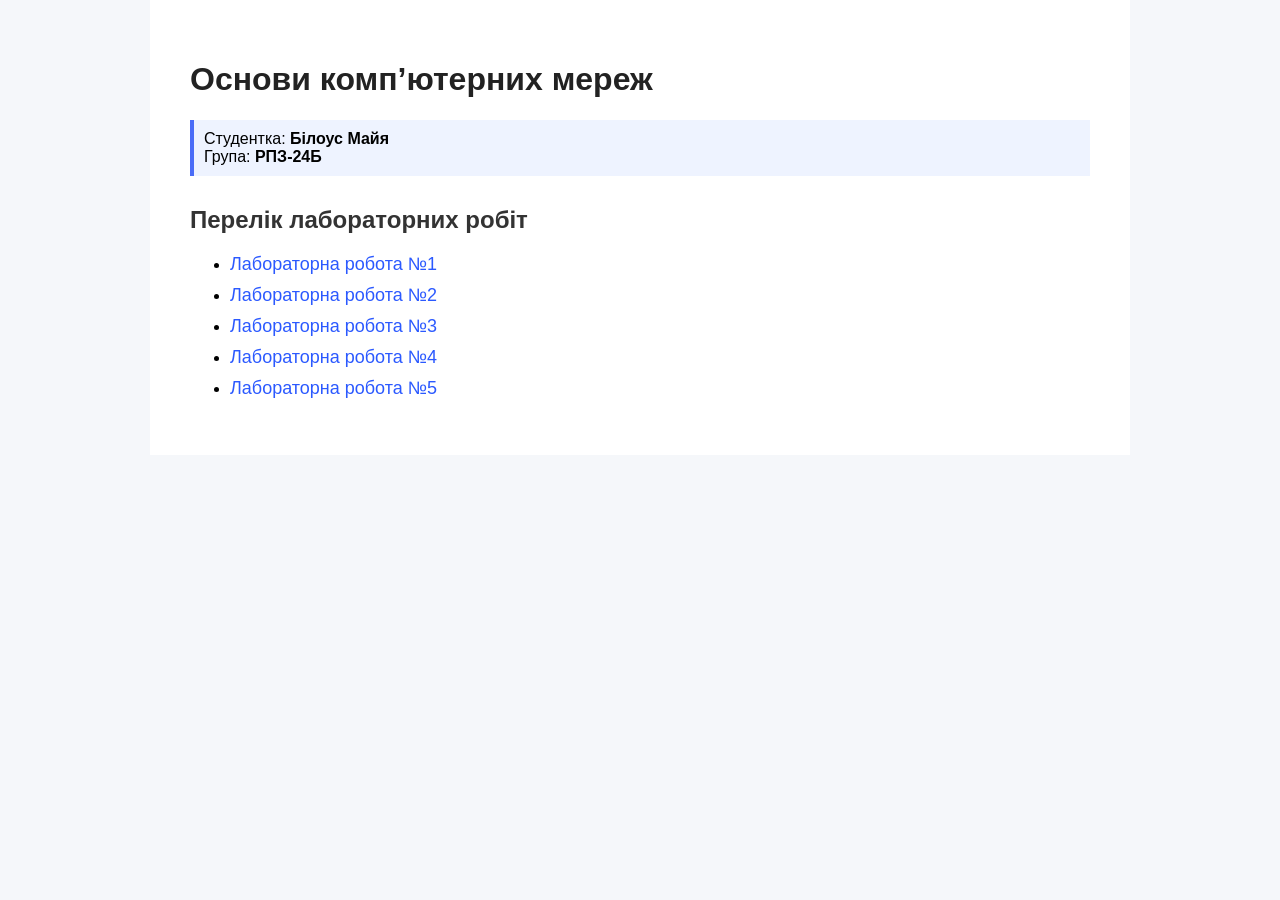
<file: index.html>
<!DOCTYPE html>
<html lang="uk">
<head>
<meta charset="UTF-8">
<title>Лабораторні роботи</title>
<link rel="stylesheet" href="styles.css">
</head>

<body>

<div class="container">

<h1>Основи комп’ютерних мереж</h1>

<p class="student">
Студентка: <b>Білоус Майя</b><br>
Група: <b>РПЗ-24Б</b>
</p>

<h2>Перелік лабораторних робіт</h2>

<ul class="labs-list">
<li><a href="lab1.html">Лабораторна робота №1</a></li>
<li><a href="lab2.html">Лабораторна робота №2</a></li>
<li><a href="lab3.html">Лабораторна робота №3</a></li>
<li><a href="lab4.html">Лабораторна робота №4</a></li>
<li><a href="lab5.html">Лабораторна робота №5</a></li>
</ul>

</div>

</body>
</html>
</file>
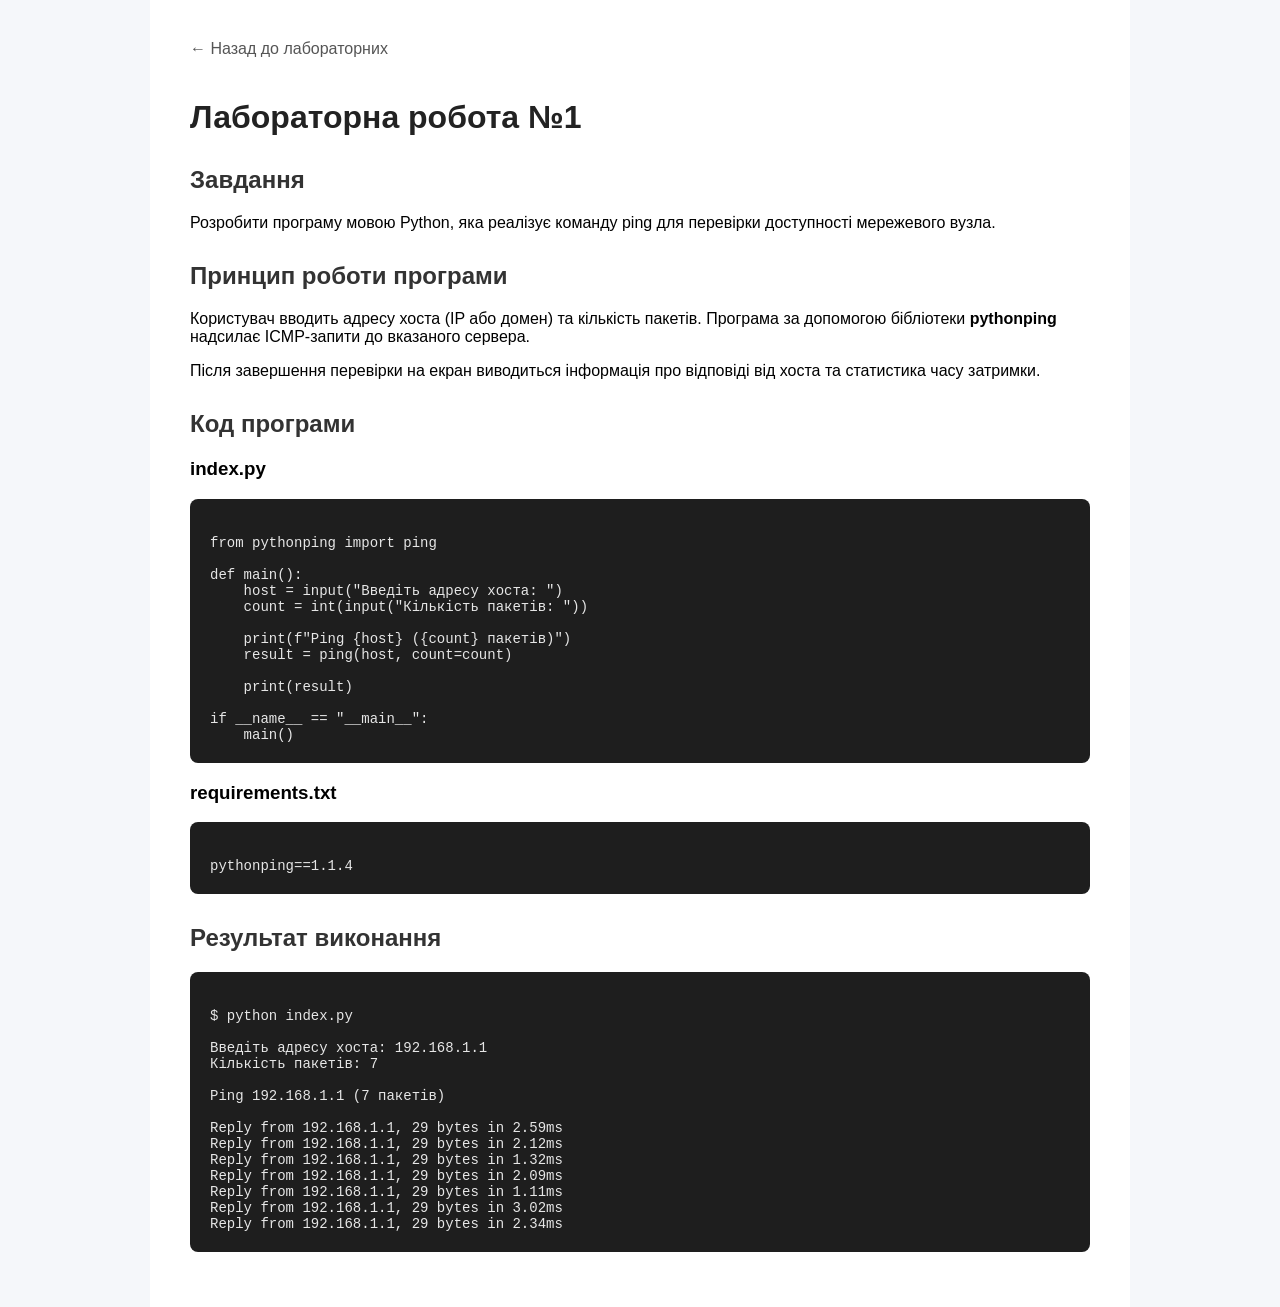
<file: lab1.html>
<!DOCTYPE html>
<html lang="uk">
<head>
<meta charset="UTF-8">
<title>Лабораторна №1</title>
<link rel="stylesheet" href="styles.css">
</head>

<body>

<div class="container">

<a class="back" href="index.html">← Назад до лабораторних</a>

<h1>Лабораторна робота №1</h1>

<h2>Завдання</h2>
<p>
Розробити програму мовою Python, яка реалізує команду ping
для перевірки доступності мережевого вузла.
</p>

<h2>Принцип роботи програми</h2>
<p>
Користувач вводить адресу хоста (IP або домен) та кількість пакетів.
Програма за допомогою бібліотеки <b>pythonping</b> надсилає
ICMP-запити до вказаного сервера.
</p>

<p>
Після завершення перевірки на екран виводиться інформація
про відповіді від хоста та статистика часу затримки.
</p>

<h2>Код програми</h2>

<h3>index.py</h3>

<pre><code>
from pythonping import ping

def main():
    host = input("Введіть адресу хоста: ")
    count = int(input("Кількість пакетів: "))

    print(f"Ping {host} ({count} пакетів)")
    result = ping(host, count=count)

    print(result)

if __name__ == "__main__":
    main()
</code></pre>

<h3>requirements.txt</h3>

<pre><code>
pythonping==1.1.4
</code></pre>

<h2>Результат виконання</h2>

<pre><code>
$ python index.py

Введіть адресу хоста: 192.168.1.1
Кількість пакетів: 7

Ping 192.168.1.1 (7 пакетів)

Reply from 192.168.1.1, 29 bytes in 2.59ms
Reply from 192.168.1.1, 29 bytes in 2.12ms
Reply from 192.168.1.1, 29 bytes in 1.32ms
Reply from 192.168.1.1, 29 bytes in 2.09ms
Reply from 192.168.1.1, 29 bytes in 1.11ms
Reply from 192.168.1.1, 29 bytes in 3.02ms
Reply from 192.168.1.1, 29 bytes in 2.34ms
</code></pre>

</div>

</body>
</html>
</file>
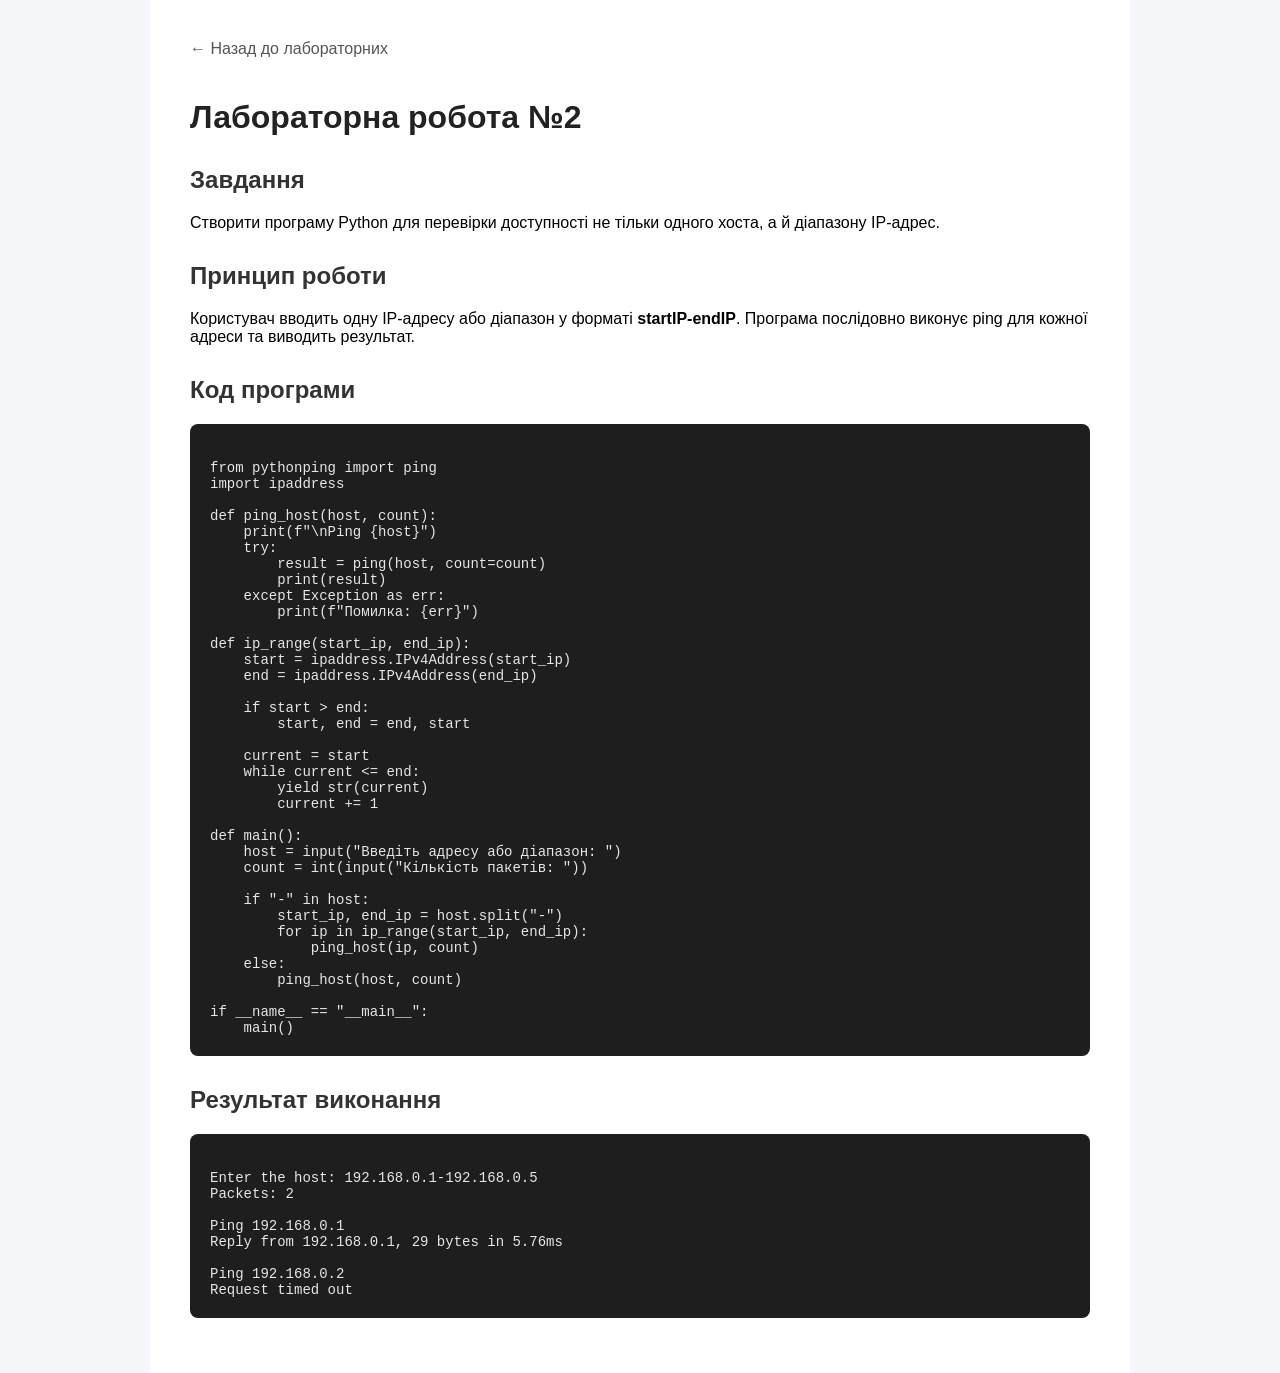
<file: lab2.html>
<!DOCTYPE html>
<html lang="uk">
<head>
<meta charset="UTF-8">
<title>Лабораторна №2</title>
<link rel="stylesheet" href="styles.css">
</head>

<body>

<div class="container">

<a class="back" href="index.html">← Назад до лабораторних</a>

<h1>Лабораторна робота №2</h1>

<h2>Завдання</h2>
<p>
Створити програму Python для перевірки доступності
не тільки одного хоста, а й діапазону IP-адрес.
</p>

<h2>Принцип роботи</h2>
<p>
Користувач вводить одну IP-адресу або діапазон у форматі
<b>startIP-endIP</b>. Програма послідовно виконує ping
для кожної адреси та виводить результат.
</p>

<h2>Код програми</h2>

<pre><code>
from pythonping import ping
import ipaddress

def ping_host(host, count):
    print(f"\nPing {host}")
    try:
        result = ping(host, count=count)
        print(result)
    except Exception as err:
        print(f"Помилка: {err}")

def ip_range(start_ip, end_ip):
    start = ipaddress.IPv4Address(start_ip)
    end = ipaddress.IPv4Address(end_ip)

    if start > end:
        start, end = end, start

    current = start
    while current <= end:
        yield str(current)
        current += 1

def main():
    host = input("Введіть адресу або діапазон: ")
    count = int(input("Кількість пакетів: "))

    if "-" in host:
        start_ip, end_ip = host.split("-")
        for ip in ip_range(start_ip, end_ip):
            ping_host(ip, count)
    else:
        ping_host(host, count)

if __name__ == "__main__":
    main()
</code></pre>

<h2>Результат виконання</h2>

<pre><code>
Enter the host: 192.168.0.1-192.168.0.5
Packets: 2

Ping 192.168.0.1
Reply from 192.168.0.1, 29 bytes in 5.76ms

Ping 192.168.0.2
Request timed out
</code></pre>

</div>

</body>
</html>
</file>
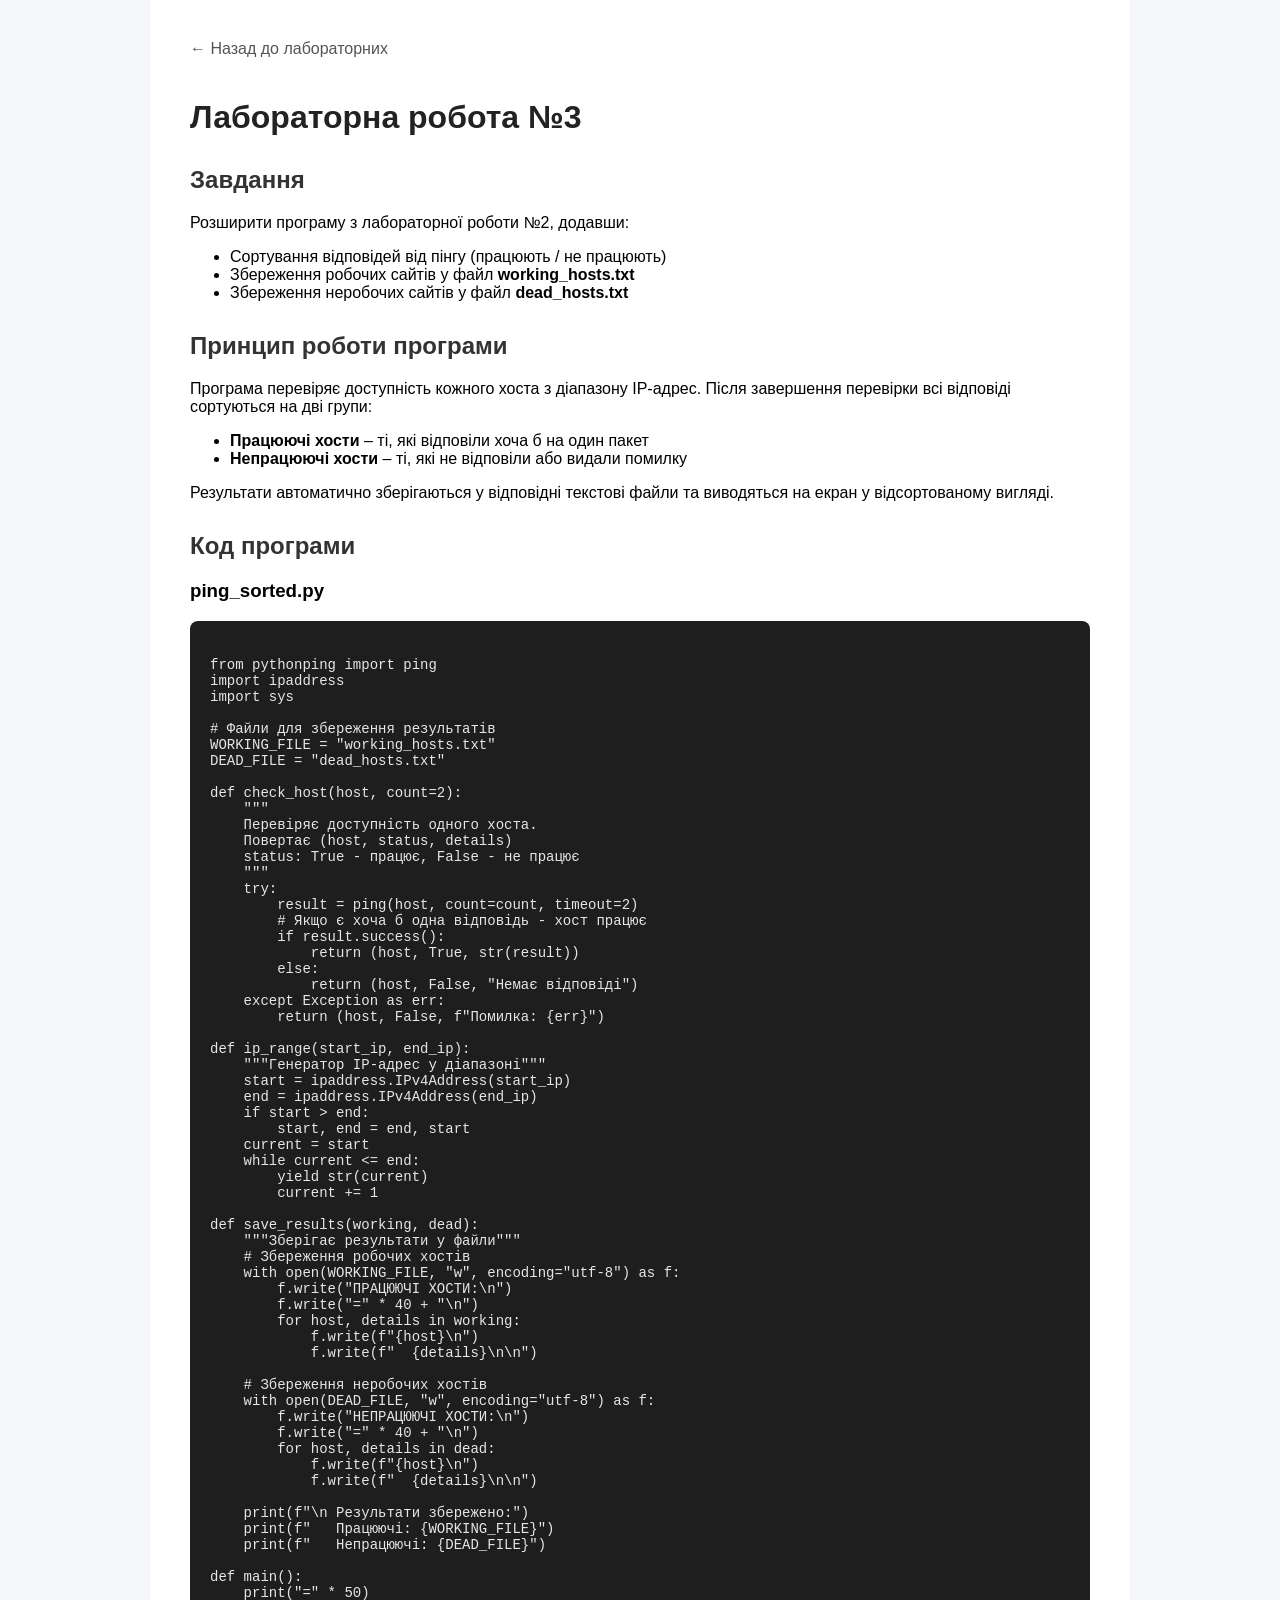
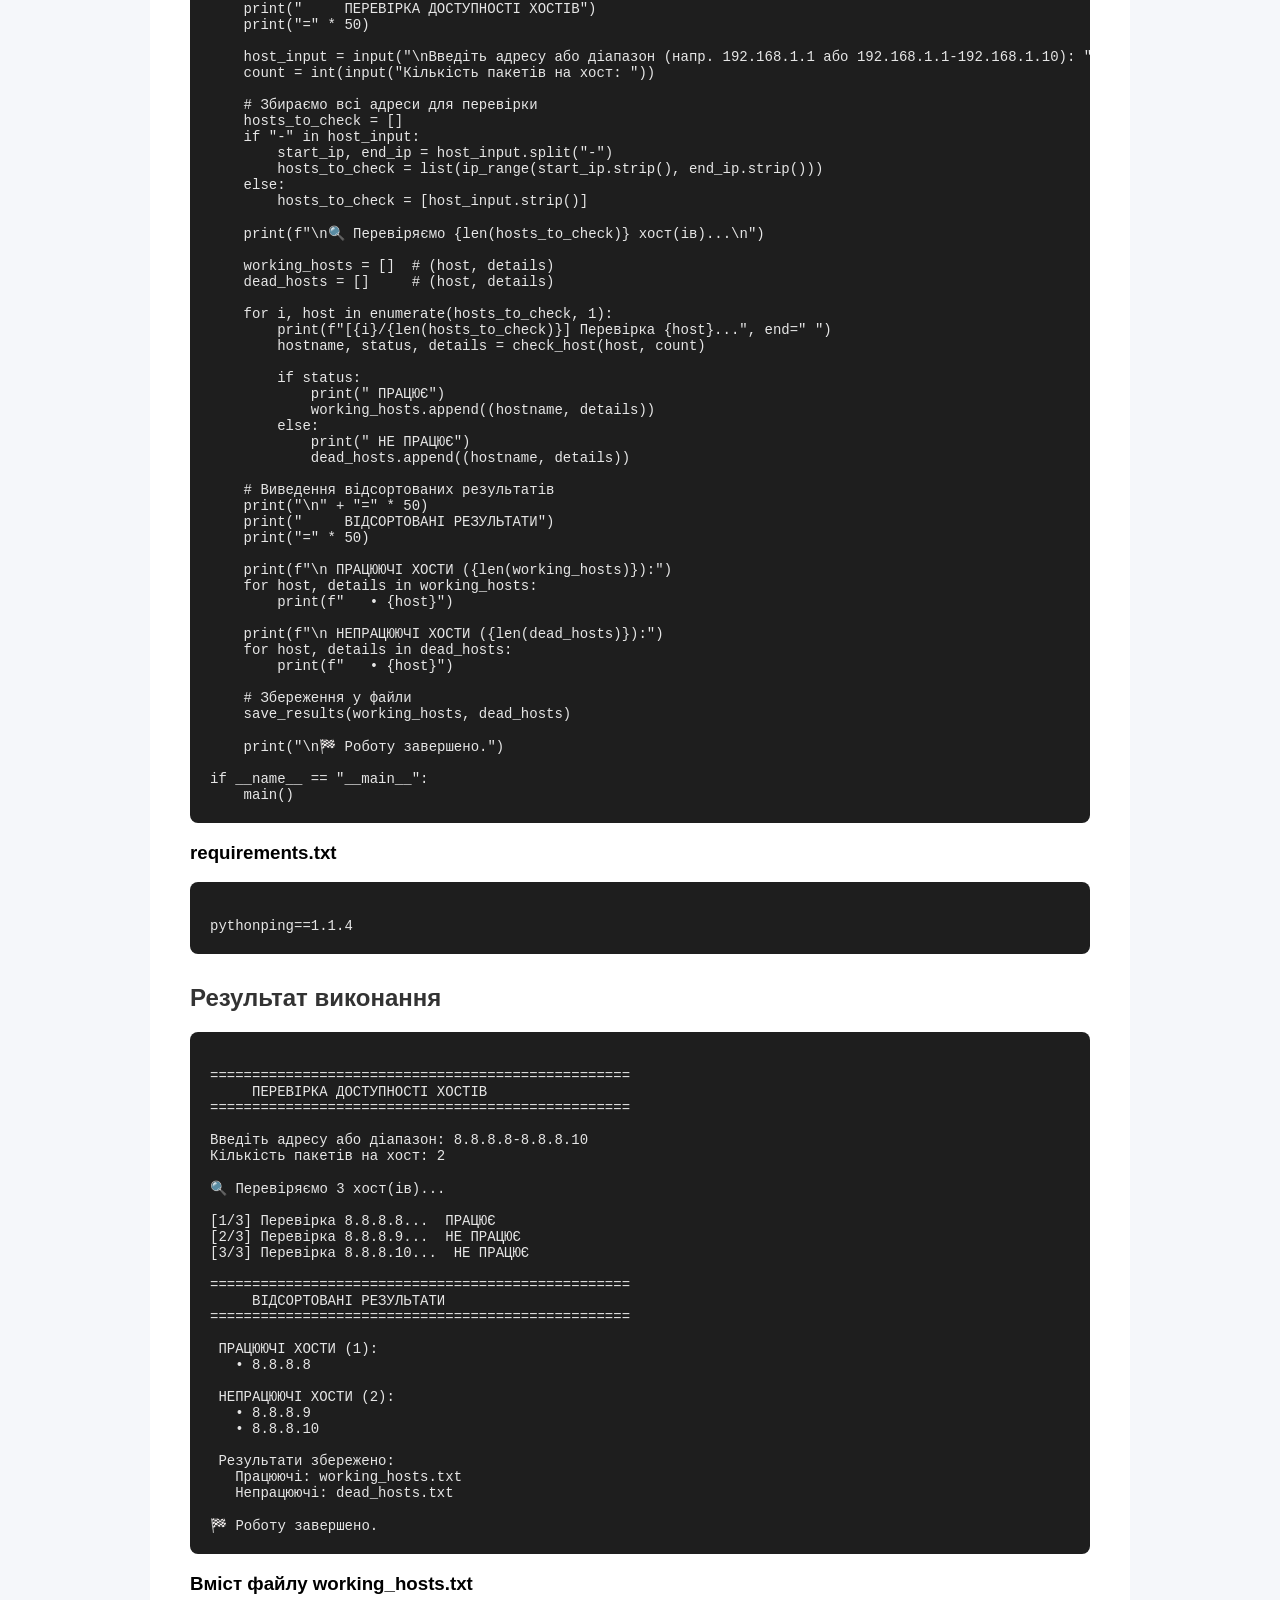
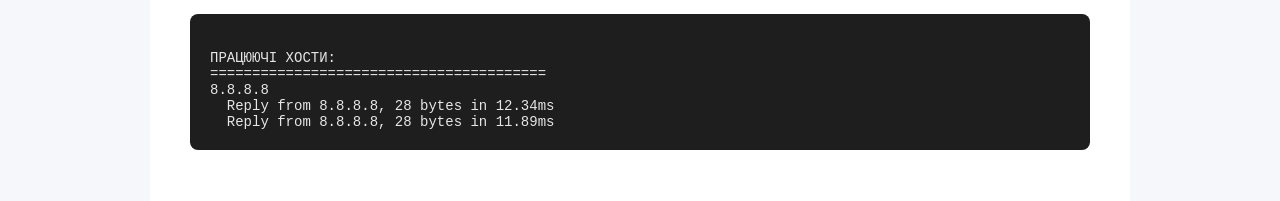
<file: lab3.html>
<!DOCTYPE html>
<html lang="uk">
<head>
<meta charset="UTF-8">
<title>Лабораторна №3</title>
<link rel="stylesheet" href="styles.css">
</head>

<body>

<div class="container">

<a class="back" href="index.html">← Назад до лабораторних</a>

<h1>Лабораторна робота №3</h1>

<h2>Завдання</h2>
<p>
Розширити програму з лабораторної роботи №2, додавши:
</p>
<ul>
<li>Сортування відповідей від пінгу (працюють / не працюють)</li>
<li>Збереження робочих сайтів у файл <b>working_hosts.txt</b></li>
<li>Збереження неробочих сайтів у файл <b>dead_hosts.txt</b></li>
</ul>

<h2>Принцип роботи програми</h2>
<p>
Програма перевіряє доступність кожного хоста з діапазону IP-адрес.
Після завершення перевірки всі відповіді сортуються на дві групи:
</p>
<ul>
<li><b>Працюючі хости</b> – ті, які відповіли хоча б на один пакет</li>
<li><b>Непрацюючі хости</b> – ті, які не відповіли або видали помилку</li>
</ul>
<p>
Результати автоматично зберігаються у відповідні текстові файли
та виводяться на екран у відсортованому вигляді.
</p>

<h2>Код програми</h2>

<h3>ping_sorted.py</h3>

<pre><code>
from pythonping import ping
import ipaddress
import sys

# Файли для збереження результатів
WORKING_FILE = "working_hosts.txt"
DEAD_FILE = "dead_hosts.txt"

def check_host(host, count=2):
    """
    Перевіряє доступність одного хоста.
    Повертає (host, status, details)
    status: True - працює, False - не працює
    """
    try:
        result = ping(host, count=count, timeout=2)
        # Якщо є хоча б одна відповідь - хост працює
        if result.success():
            return (host, True, str(result))
        else:
            return (host, False, "Немає відповіді")
    except Exception as err:
        return (host, False, f"Помилка: {err}")

def ip_range(start_ip, end_ip):
    """Генератор IP-адрес у діапазоні"""
    start = ipaddress.IPv4Address(start_ip)
    end = ipaddress.IPv4Address(end_ip)
    if start > end:
        start, end = end, start
    current = start
    while current <= end:
        yield str(current)
        current += 1

def save_results(working, dead):
    """Зберігає результати у файли"""
    # Збереження робочих хостів
    with open(WORKING_FILE, "w", encoding="utf-8") as f:
        f.write("ПРАЦЮЮЧІ ХОСТИ:\n")
        f.write("=" * 40 + "\n")
        for host, details in working:
            f.write(f"{host}\n")
            f.write(f"  {details}\n\n")
    
    # Збереження неробочих хостів
    with open(DEAD_FILE, "w", encoding="utf-8") as f:
        f.write("НЕПРАЦЮЮЧІ ХОСТИ:\n")
        f.write("=" * 40 + "\n")
        for host, details in dead:
            f.write(f"{host}\n")
            f.write(f"  {details}\n\n")
    
    print(f"\n Результати збережено:")
    print(f"   Працюючі: {WORKING_FILE}")
    print(f"   Непрацюючі: {DEAD_FILE}")

def main():
    print("=" * 50)
    print("     ПЕРЕВІРКА ДОСТУПНОСТІ ХОСТІВ")
    print("=" * 50)
    
    host_input = input("\nВведіть адресу або діапазон (напр. 192.168.1.1 або 192.168.1.1-192.168.1.10): ")
    count = int(input("Кількість пакетів на хост: "))
    
    # Збираємо всі адреси для перевірки
    hosts_to_check = []
    if "-" in host_input:
        start_ip, end_ip = host_input.split("-")
        hosts_to_check = list(ip_range(start_ip.strip(), end_ip.strip()))
    else:
        hosts_to_check = [host_input.strip()]
    
    print(f"\n🔍 Перевіряємо {len(hosts_to_check)} хост(ів)...\n")
    
    working_hosts = []  # (host, details)
    dead_hosts = []     # (host, details)
    
    for i, host in enumerate(hosts_to_check, 1):
        print(f"[{i}/{len(hosts_to_check)}] Перевірка {host}...", end=" ")
        hostname, status, details = check_host(host, count)
        
        if status:
            print(" ПРАЦЮЄ")
            working_hosts.append((hostname, details))
        else:
            print(" НЕ ПРАЦЮЄ")
            dead_hosts.append((hostname, details))
    
    # Виведення відсортованих результатів
    print("\n" + "=" * 50)
    print("     ВІДСОРТОВАНІ РЕЗУЛЬТАТИ")
    print("=" * 50)
    
    print(f"\n ПРАЦЮЮЧІ ХОСТИ ({len(working_hosts)}):")
    for host, details in working_hosts:
        print(f"   • {host}")
    
    print(f"\n НЕПРАЦЮЮЧІ ХОСТИ ({len(dead_hosts)}):")
    for host, details in dead_hosts:
        print(f"   • {host}")
    
    # Збереження у файли
    save_results(working_hosts, dead_hosts)
    
    print("\n🏁 Роботу завершено.")

if __name__ == "__main__":
    main()
</code></pre>

<h3>requirements.txt</h3>

<pre><code>
pythonping==1.1.4
</code></pre>

<h2>Результат виконання</h2>

<pre><code>
==================================================
     ПЕРЕВІРКА ДОСТУПНОСТІ ХОСТІВ
==================================================

Введіть адресу або діапазон: 8.8.8.8-8.8.8.10
Кількість пакетів на хост: 2

🔍 Перевіряємо 3 хост(ів)...

[1/3] Перевірка 8.8.8.8...  ПРАЦЮЄ
[2/3] Перевірка 8.8.8.9...  НЕ ПРАЦЮЄ
[3/3] Перевірка 8.8.8.10...  НЕ ПРАЦЮЄ

==================================================
     ВІДСОРТОВАНІ РЕЗУЛЬТАТИ
==================================================

 ПРАЦЮЮЧІ ХОСТИ (1):
   • 8.8.8.8

 НЕПРАЦЮЮЧІ ХОСТИ (2):
   • 8.8.8.9
   • 8.8.8.10

 Результати збережено:
   Працюючі: working_hosts.txt
   Непрацюючі: dead_hosts.txt

🏁 Роботу завершено.
</code></pre>

<h3>Вміст файлу working_hosts.txt</h3>

<pre><code>
ПРАЦЮЮЧІ ХОСТИ:
========================================
8.8.8.8
  Reply from 8.8.8.8, 28 bytes in 12.34ms
  Reply from 8.8.8.8, 28 bytes in 11.89ms
</code></pre>

</div>

</body>
</html>
</file>
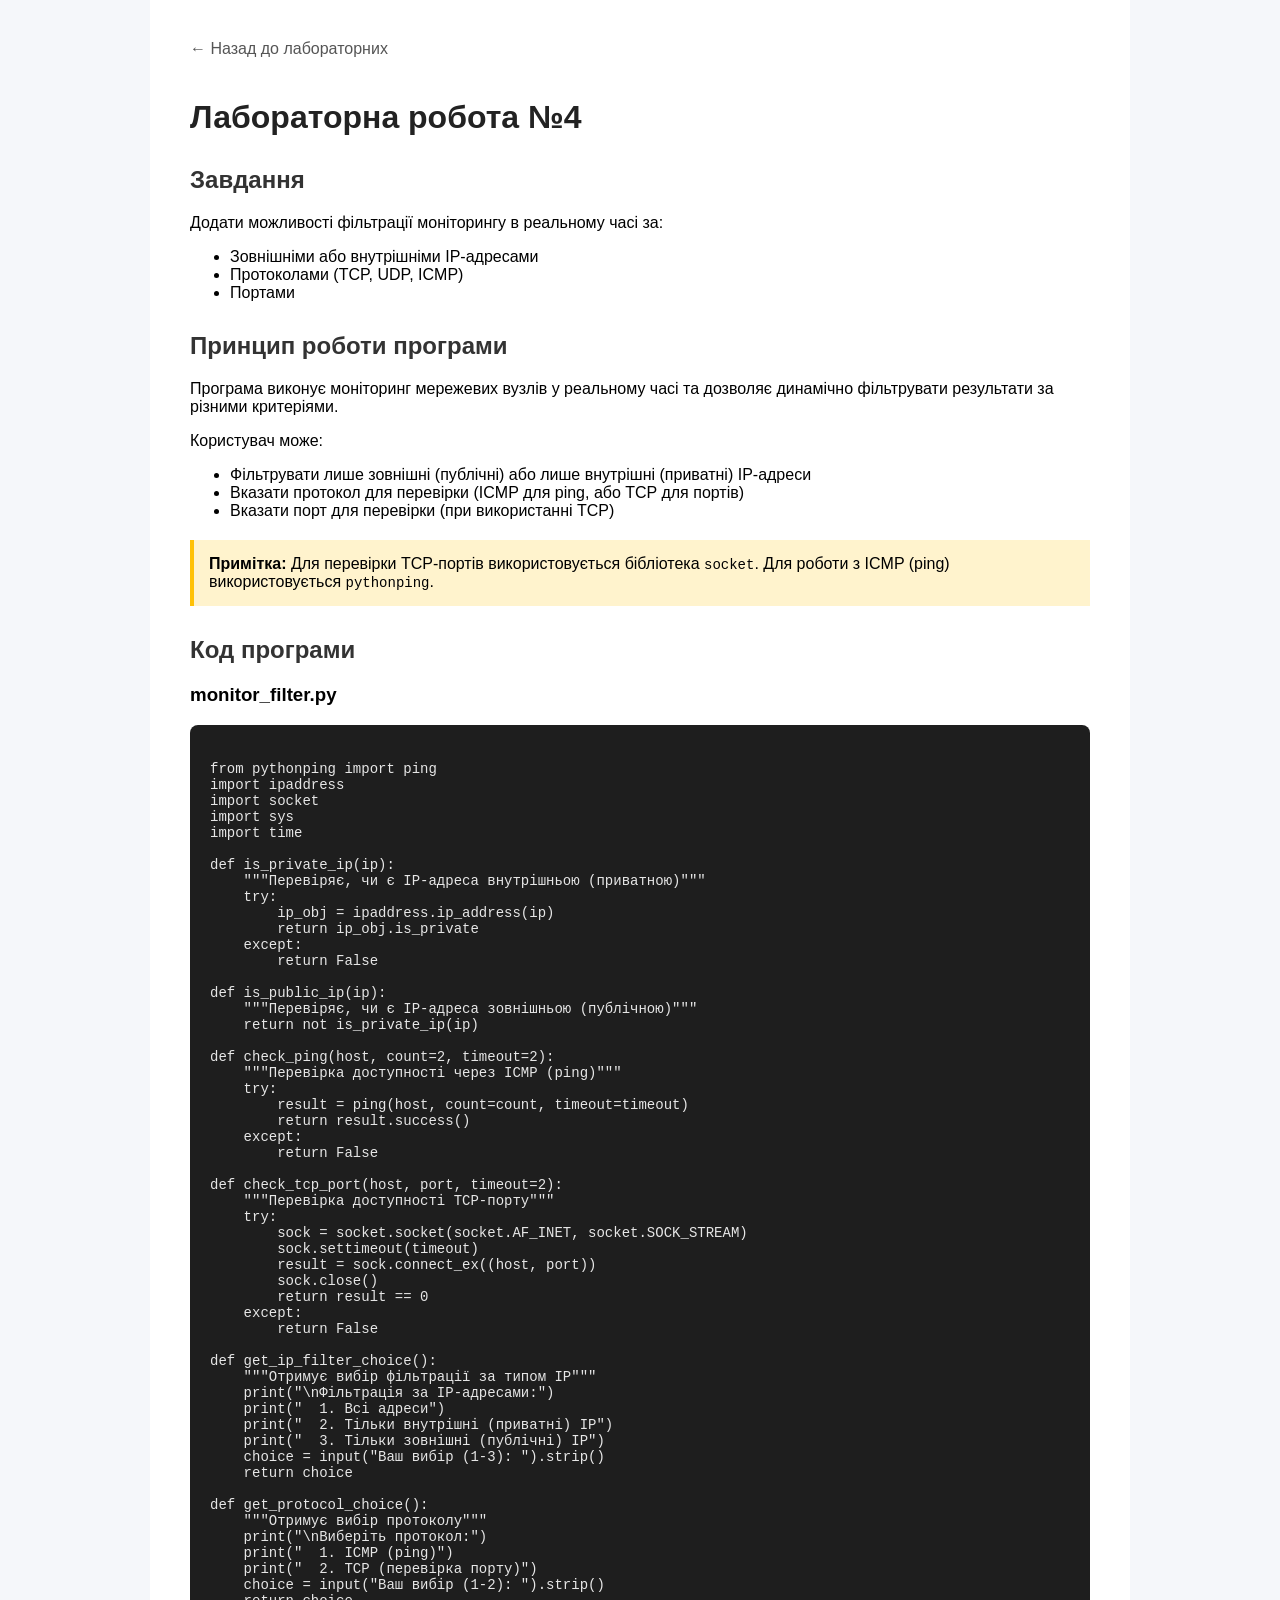
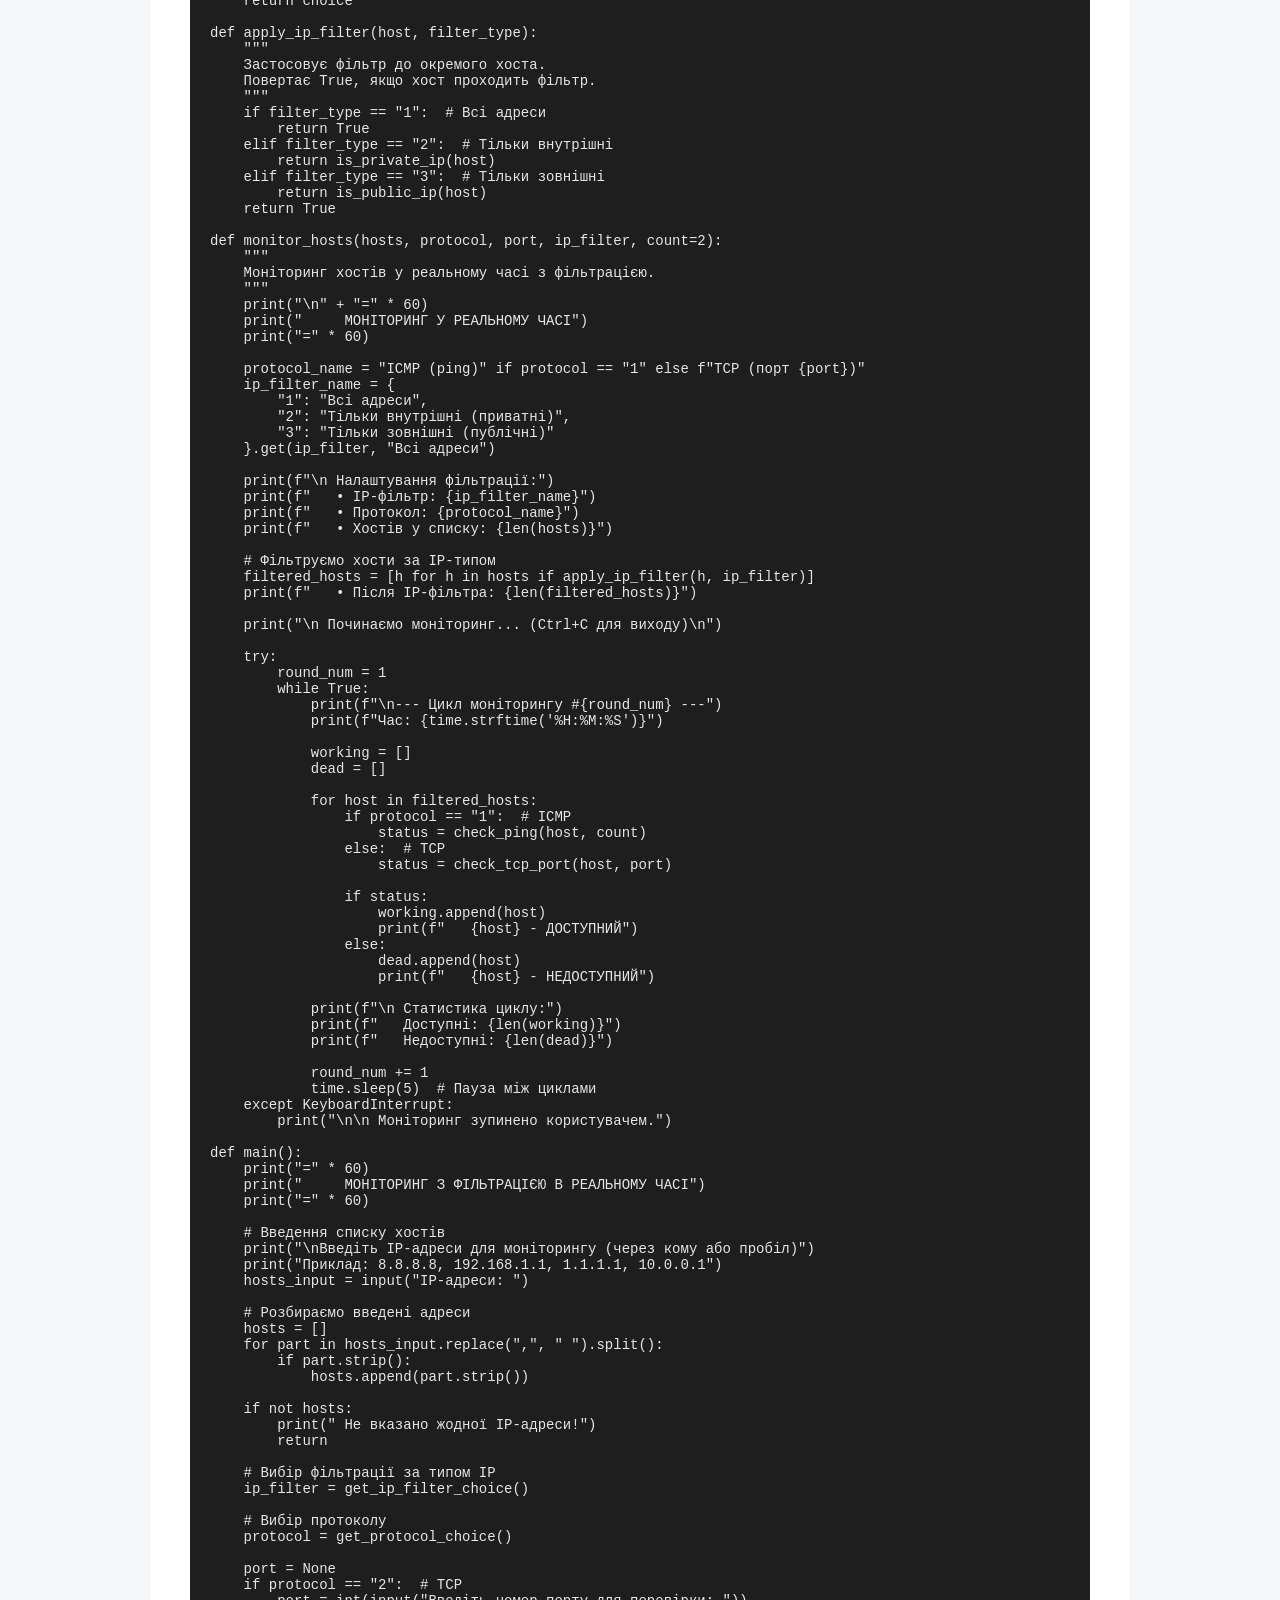
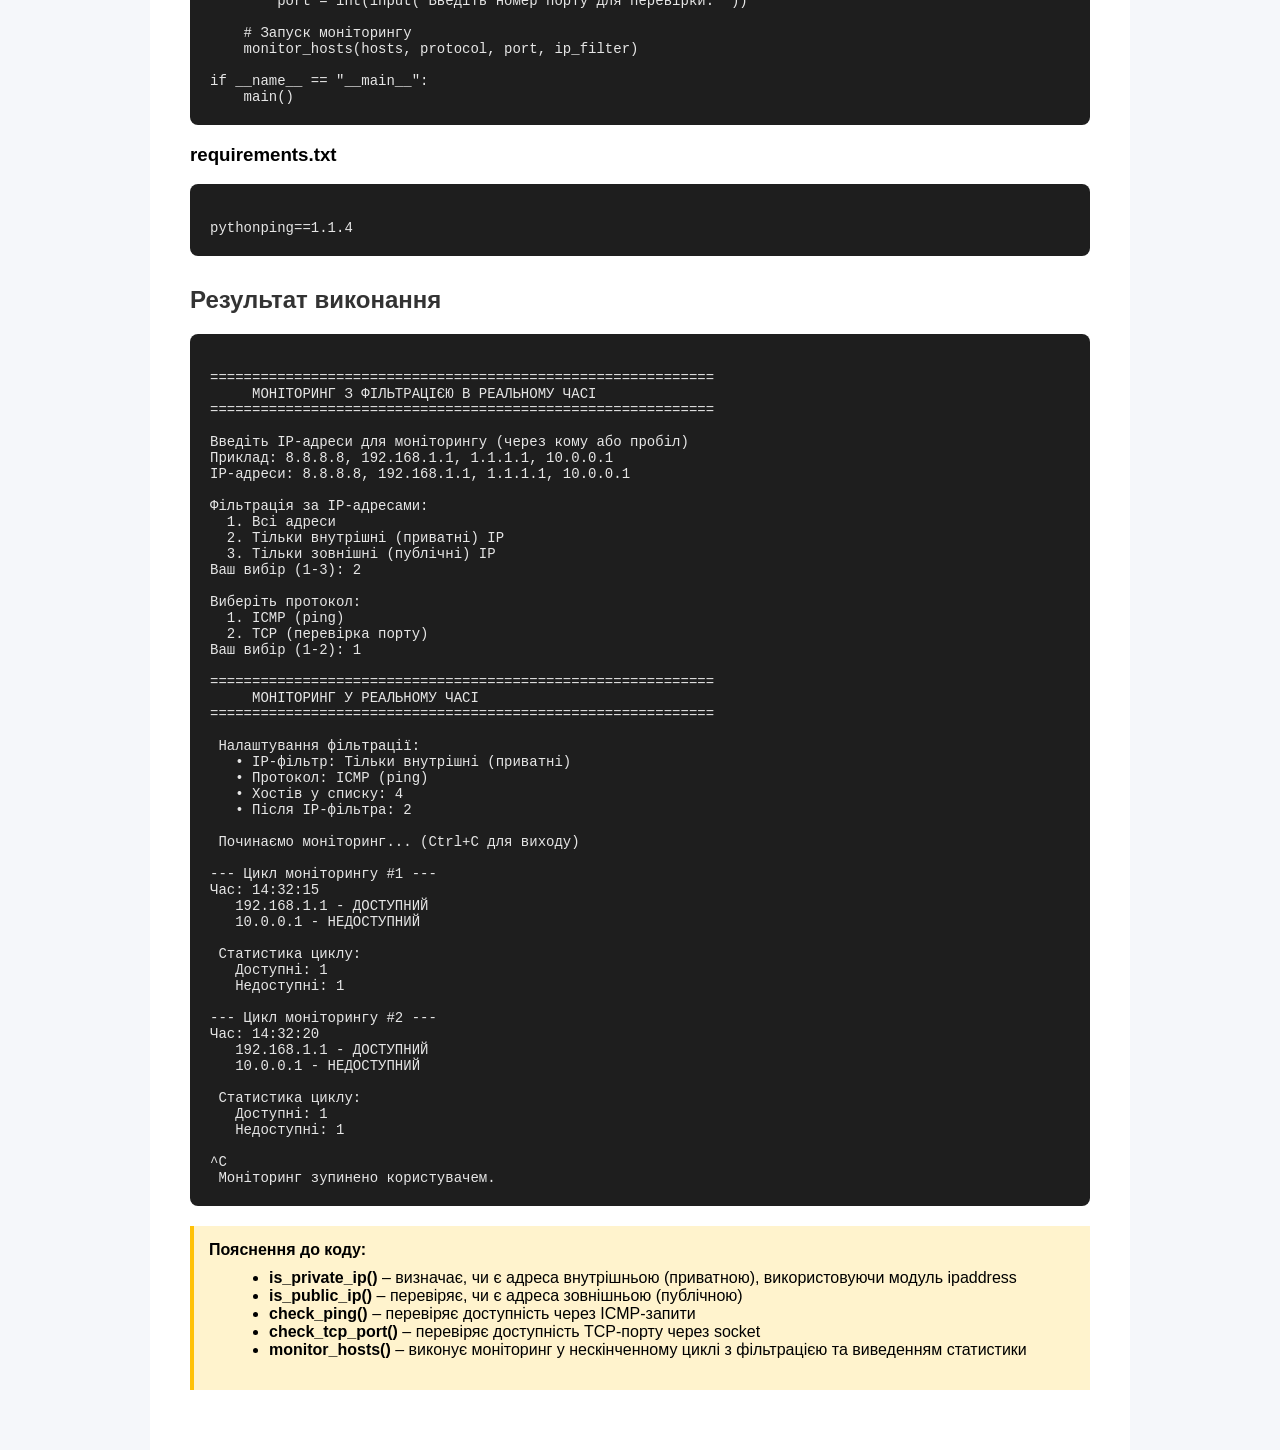
<file: lab4.html>
<!DOCTYPE html>
<html lang="uk">
<head>
<meta charset="UTF-8">
<title>Лабораторна №4</title>
<link rel="stylesheet" href="styles.css">
<style>
    .code-block {
        background: #1e1e1e;
        color: #e6e6e6;
        padding: 20px;
        border-radius: 8px;
        overflow-x: auto;
        margin: 15px 0;
        font-family: Consolas, monospace;
        font-size: 14px;
    }
    .note {
        background: #fff3cd;
        border-left: 4px solid #ffc107;
        padding: 15px;
        margin: 20px 0;
    }
</style>
</head>

<body>

<div class="container">

<a class="back" href="index.html">← Назад до лабораторних</a>

<h1>Лабораторна робота №4</h1>

<h2>Завдання</h2>
<p>
Додати можливості фільтрації моніторингу в реальному часі за:
</p>
<ul>
<li>Зовнішніми або внутрішніми IP-адресами</li>
<li>Протоколами (TCP, UDP, ICMP)</li>
<li>Портами</li>
</ul>

<h2>Принцип роботи програми</h2>
<p>
Програма виконує моніторинг мережевих вузлів у реальному часі
та дозволяє динамічно фільтрувати результати за різними критеріями.
</p>
<p>
Користувач може:
</p>
<ul>
<li>Фільтрувати лише зовнішні (публічні) або лише внутрішні (приватні) IP-адреси</li>
<li>Вказати протокол для перевірки (ICMP для ping, або TCP для портів)</li>
<li>Вказати порт для перевірки (при використанні TCP)</li>
</ul>

<div class="note">
<strong> Примітка:</strong> Для перевірки TCP-портів використовується бібліотека <code>socket</code>.
Для роботи з ICMP (ping) використовується <code>pythonping</code>.
</div>

<h2>Код програми</h2>

<h3>monitor_filter.py</h3>

<pre><code>
from pythonping import ping
import ipaddress
import socket
import sys
import time

def is_private_ip(ip):
    """Перевіряє, чи є IP-адреса внутрішньою (приватною)"""
    try:
        ip_obj = ipaddress.ip_address(ip)
        return ip_obj.is_private
    except:
        return False

def is_public_ip(ip):
    """Перевіряє, чи є IP-адреса зовнішньою (публічною)"""
    return not is_private_ip(ip)

def check_ping(host, count=2, timeout=2):
    """Перевірка доступності через ICMP (ping)"""
    try:
        result = ping(host, count=count, timeout=timeout)
        return result.success()
    except:
        return False

def check_tcp_port(host, port, timeout=2):
    """Перевірка доступності TCP-порту"""
    try:
        sock = socket.socket(socket.AF_INET, socket.SOCK_STREAM)
        sock.settimeout(timeout)
        result = sock.connect_ex((host, port))
        sock.close()
        return result == 0
    except:
        return False

def get_ip_filter_choice():
    """Отримує вибір фільтрації за типом IP"""
    print("\nФільтрація за IP-адресами:")
    print("  1. Всі адреси")
    print("  2. Тільки внутрішні (приватні) IP")
    print("  3. Тільки зовнішні (публічні) IP")
    choice = input("Ваш вибір (1-3): ").strip()
    return choice

def get_protocol_choice():
    """Отримує вибір протоколу"""
    print("\nВиберіть протокол:")
    print("  1. ICMP (ping)")
    print("  2. TCP (перевірка порту)")
    choice = input("Ваш вибір (1-2): ").strip()
    return choice

def apply_ip_filter(host, filter_type):
    """
    Застосовує фільтр до окремого хоста.
    Повертає True, якщо хост проходить фільтр.
    """
    if filter_type == "1":  # Всі адреси
        return True
    elif filter_type == "2":  # Тільки внутрішні
        return is_private_ip(host)
    elif filter_type == "3":  # Тільки зовнішні
        return is_public_ip(host)
    return True

def monitor_hosts(hosts, protocol, port, ip_filter, count=2):
    """
    Моніторинг хостів у реальному часі з фільтрацією.
    """
    print("\n" + "=" * 60)
    print("     МОНІТОРИНГ У РЕАЛЬНОМУ ЧАСІ")
    print("=" * 60)
    
    protocol_name = "ICMP (ping)" if protocol == "1" else f"TCP (порт {port})"
    ip_filter_name = {
        "1": "Всі адреси",
        "2": "Тільки внутрішні (приватні)",
        "3": "Тільки зовнішні (публічні)"
    }.get(ip_filter, "Всі адреси")
    
    print(f"\n Налаштування фільтрації:")
    print(f"   • IP-фільтр: {ip_filter_name}")
    print(f"   • Протокол: {protocol_name}")
    print(f"   • Хостів у списку: {len(hosts)}")
    
    # Фільтруємо хости за IP-типом
    filtered_hosts = [h for h in hosts if apply_ip_filter(h, ip_filter)]
    print(f"   • Після IP-фільтра: {len(filtered_hosts)}")
    
    print("\n Починаємо моніторинг... (Ctrl+C для виходу)\n")
    
    try:
        round_num = 1
        while True:
            print(f"\n--- Цикл моніторингу #{round_num} ---")
            print(f"Час: {time.strftime('%H:%M:%S')}")
            
            working = []
            dead = []
            
            for host in filtered_hosts:
                if protocol == "1":  # ICMP
                    status = check_ping(host, count)
                else:  # TCP
                    status = check_tcp_port(host, port)
                
                if status:
                    working.append(host)
                    print(f"   {host} - ДОСТУПНИЙ")
                else:
                    dead.append(host)
                    print(f"   {host} - НЕДОСТУПНИЙ")
            
            print(f"\n Статистика циклу:")
            print(f"   Доступні: {len(working)}")
            print(f"   Недоступні: {len(dead)}")
            
            round_num += 1
            time.sleep(5)  # Пауза між циклами
    except KeyboardInterrupt:
        print("\n\n Моніторинг зупинено користувачем.")

def main():
    print("=" * 60)
    print("     МОНІТОРИНГ З ФІЛЬТРАЦІЄЮ В РЕАЛЬНОМУ ЧАСІ")
    print("=" * 60)
    
    # Введення списку хостів
    print("\nВведіть IP-адреси для моніторингу (через кому або пробіл)")
    print("Приклад: 8.8.8.8, 192.168.1.1, 1.1.1.1, 10.0.0.1")
    hosts_input = input("IP-адреси: ")
    
    # Розбираємо введені адреси
    hosts = []
    for part in hosts_input.replace(",", " ").split():
        if part.strip():
            hosts.append(part.strip())
    
    if not hosts:
        print(" Не вказано жодної IP-адреси!")
        return
    
    # Вибір фільтрації за типом IP
    ip_filter = get_ip_filter_choice()
    
    # Вибір протоколу
    protocol = get_protocol_choice()
    
    port = None
    if protocol == "2":  # TCP
        port = int(input("Введіть номер порту для перевірки: "))
    
    # Запуск моніторингу
    monitor_hosts(hosts, protocol, port, ip_filter)

if __name__ == "__main__":
    main()
</code></pre>

<h3>requirements.txt</h3>

<pre><code>
pythonping==1.1.4
</code></pre>

<h2>Результат виконання</h2>

<pre><code>
============================================================
     МОНІТОРИНГ З ФІЛЬТРАЦІЄЮ В РЕАЛЬНОМУ ЧАСІ
============================================================

Введіть IP-адреси для моніторингу (через кому або пробіл)
Приклад: 8.8.8.8, 192.168.1.1, 1.1.1.1, 10.0.0.1
IP-адреси: 8.8.8.8, 192.168.1.1, 1.1.1.1, 10.0.0.1

Фільтрація за IP-адресами:
  1. Всі адреси
  2. Тільки внутрішні (приватні) IP
  3. Тільки зовнішні (публічні) IP
Ваш вибір (1-3): 2

Виберіть протокол:
  1. ICMP (ping)
  2. TCP (перевірка порту)
Ваш вибір (1-2): 1

============================================================
     МОНІТОРИНГ У РЕАЛЬНОМУ ЧАСІ
============================================================

 Налаштування фільтрації:
   • IP-фільтр: Тільки внутрішні (приватні)
   • Протокол: ICMP (ping)
   • Хостів у списку: 4
   • Після IP-фільтра: 2

 Починаємо моніторинг... (Ctrl+C для виходу)

--- Цикл моніторингу #1 ---
Час: 14:32:15
   192.168.1.1 - ДОСТУПНИЙ
   10.0.0.1 - НЕДОСТУПНИЙ

 Статистика циклу:
   Доступні: 1
   Недоступні: 1

--- Цикл моніторингу #2 ---
Час: 14:32:20
   192.168.1.1 - ДОСТУПНИЙ
   10.0.0.1 - НЕДОСТУПНИЙ

 Статистика циклу:
   Доступні: 1
   Недоступні: 1

^C
 Моніторинг зупинено користувачем.
</code></pre>

<div class="note">
<strong> Пояснення до коду:</strong>
<ul style="margin-top: 10px; margin-left: 20px;">
<li><strong>is_private_ip()</strong> – визначає, чи є адреса внутрішньою (приватною), використовуючи модуль ipaddress</li>
<li><strong>is_public_ip()</strong> – перевіряє, чи є адреса зовнішньою (публічною)</li>
<li><strong>check_ping()</strong> – перевіряє доступність через ICMP-запити</li>
<li><strong>check_tcp_port()</strong> – перевіряє доступність TCP-порту через socket</li>
<li><strong>monitor_hosts()</strong> – виконує моніторинг у нескінченному циклі з фільтрацією та виведенням статистики</li>
</ul>
</div>

</div>

</body>
</html>
</file>
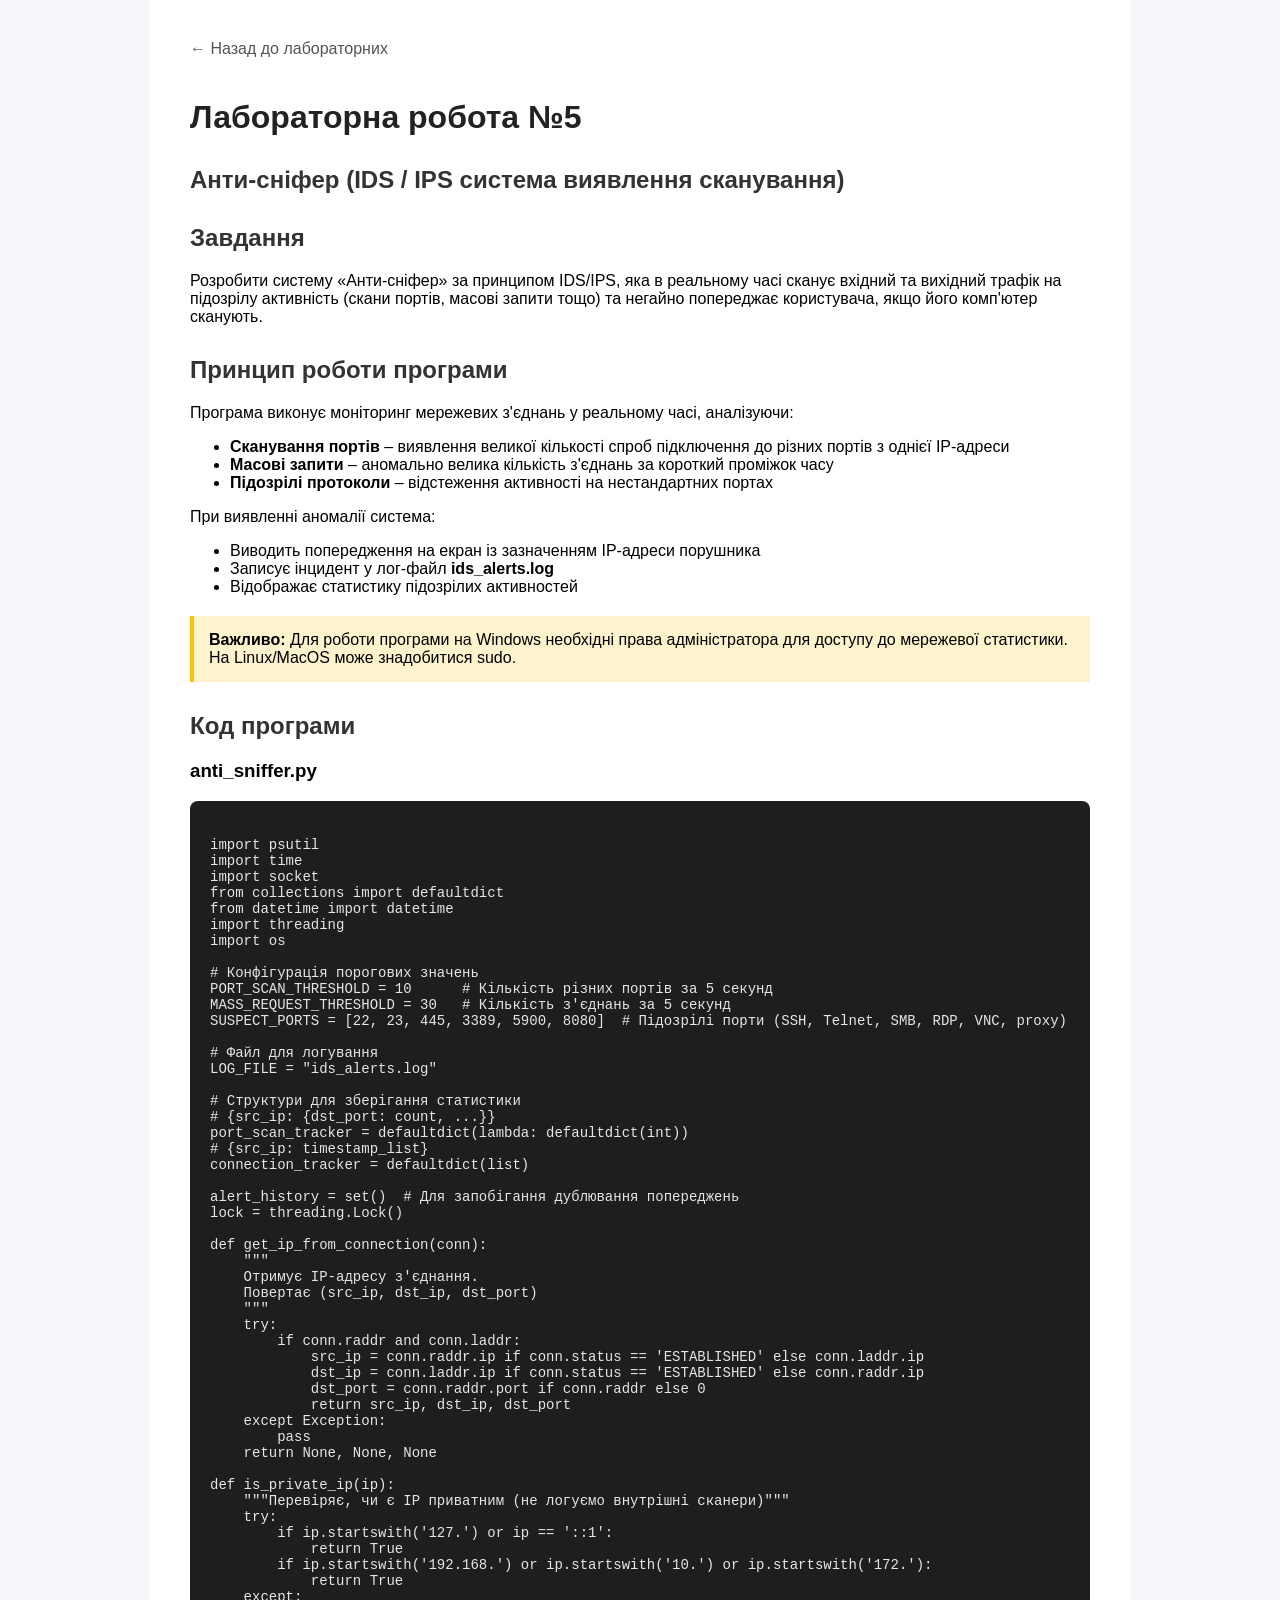
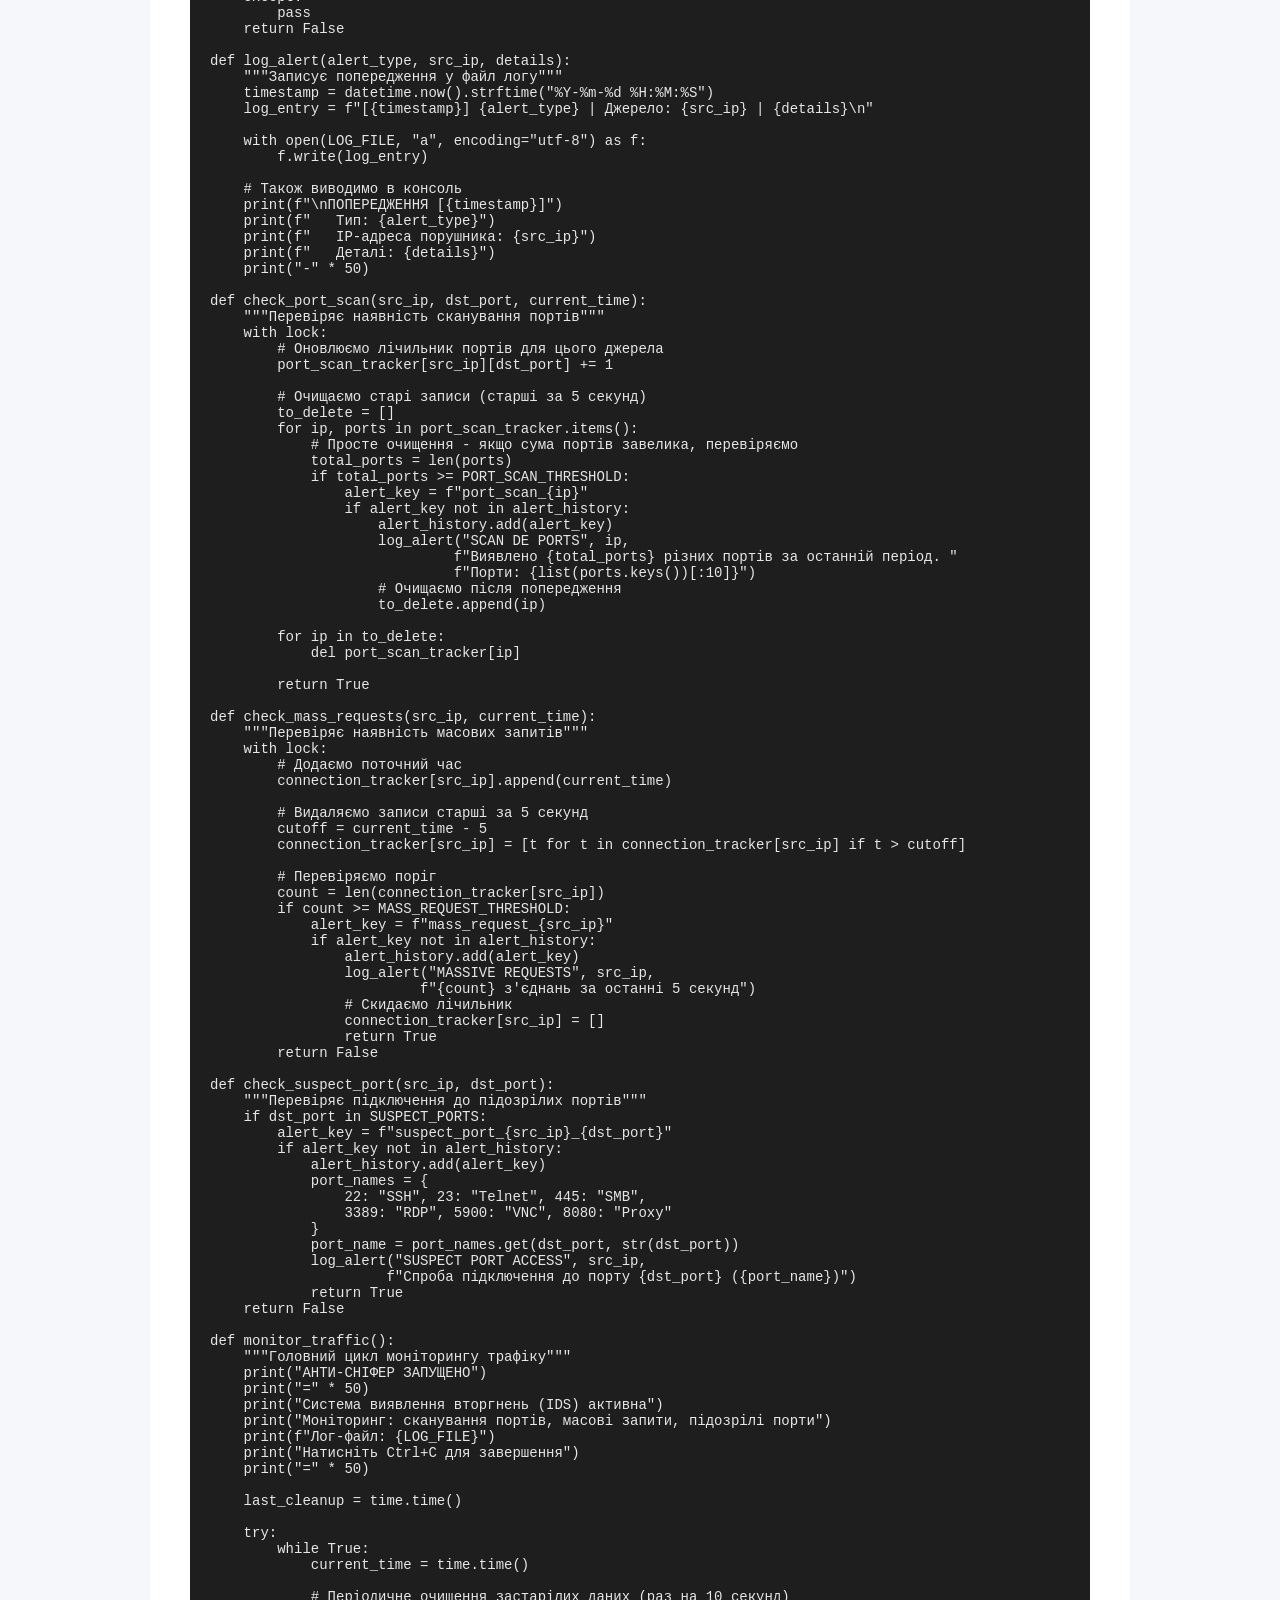
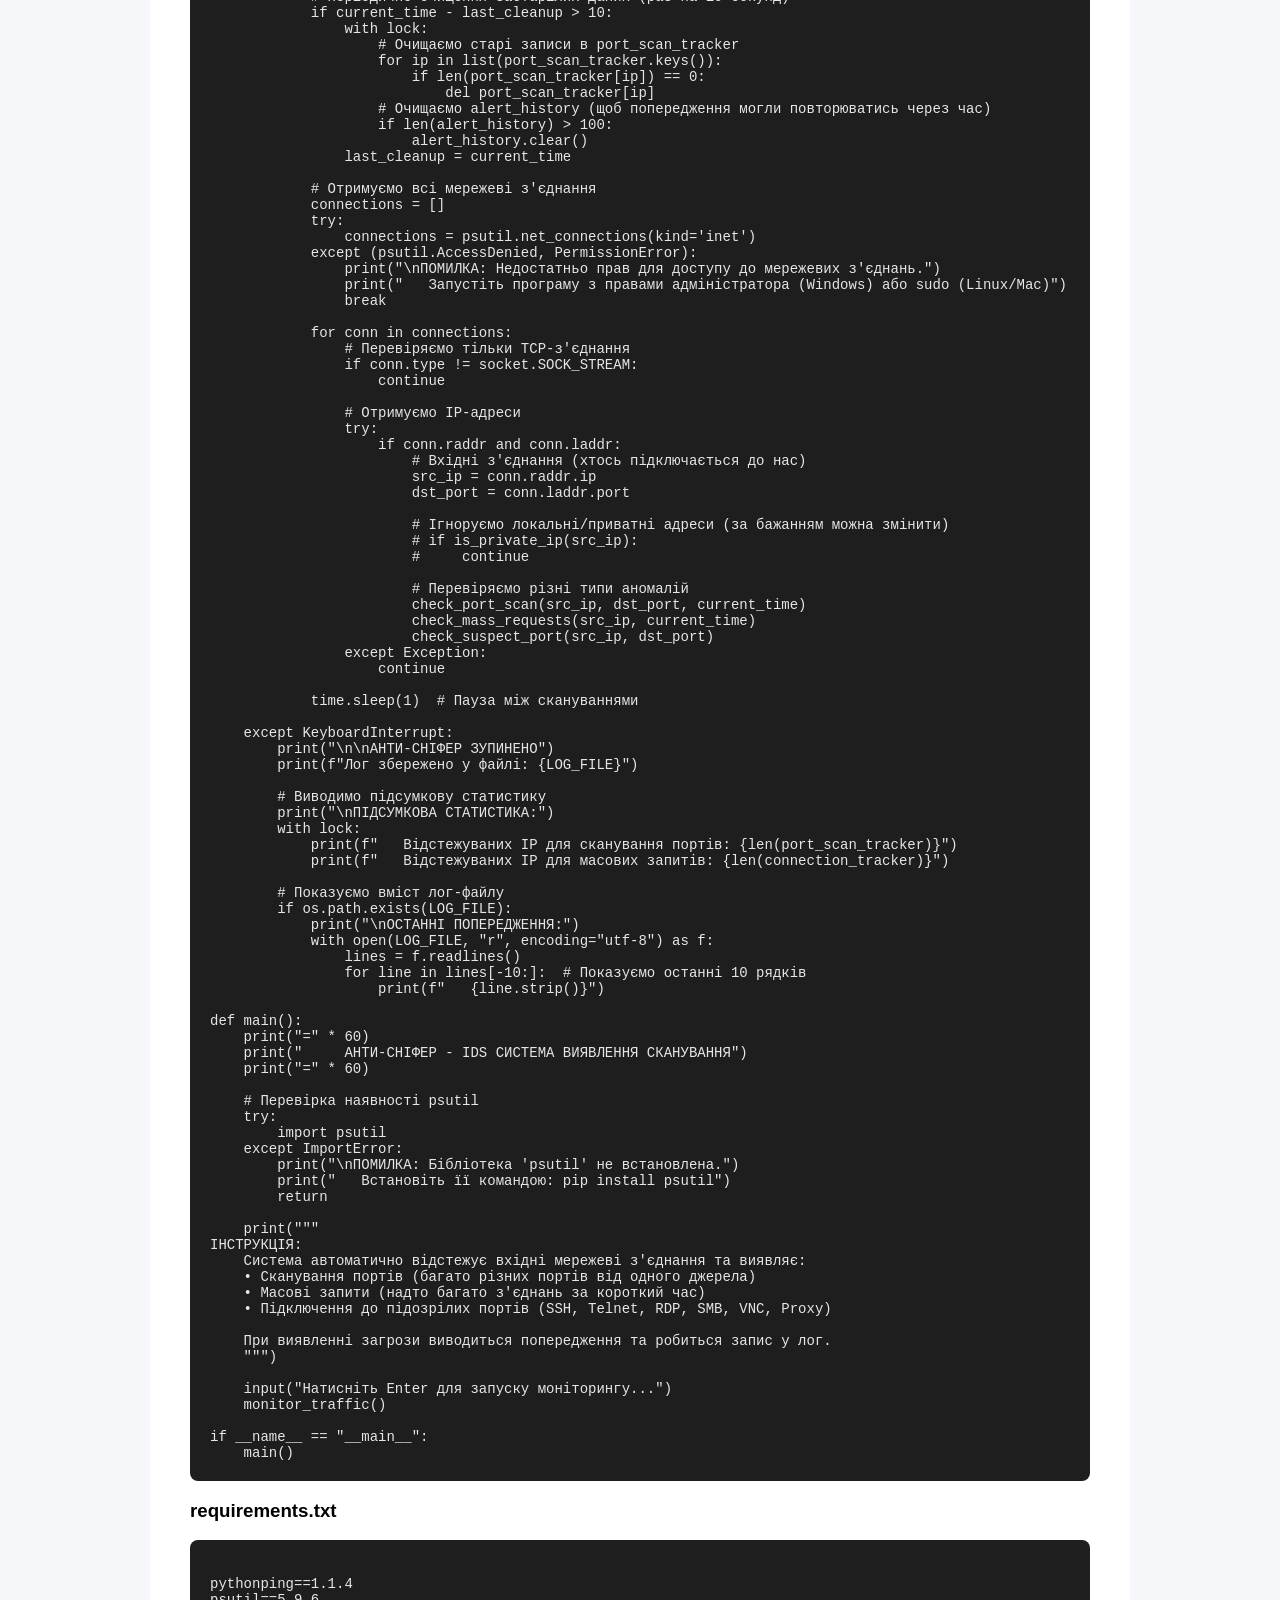
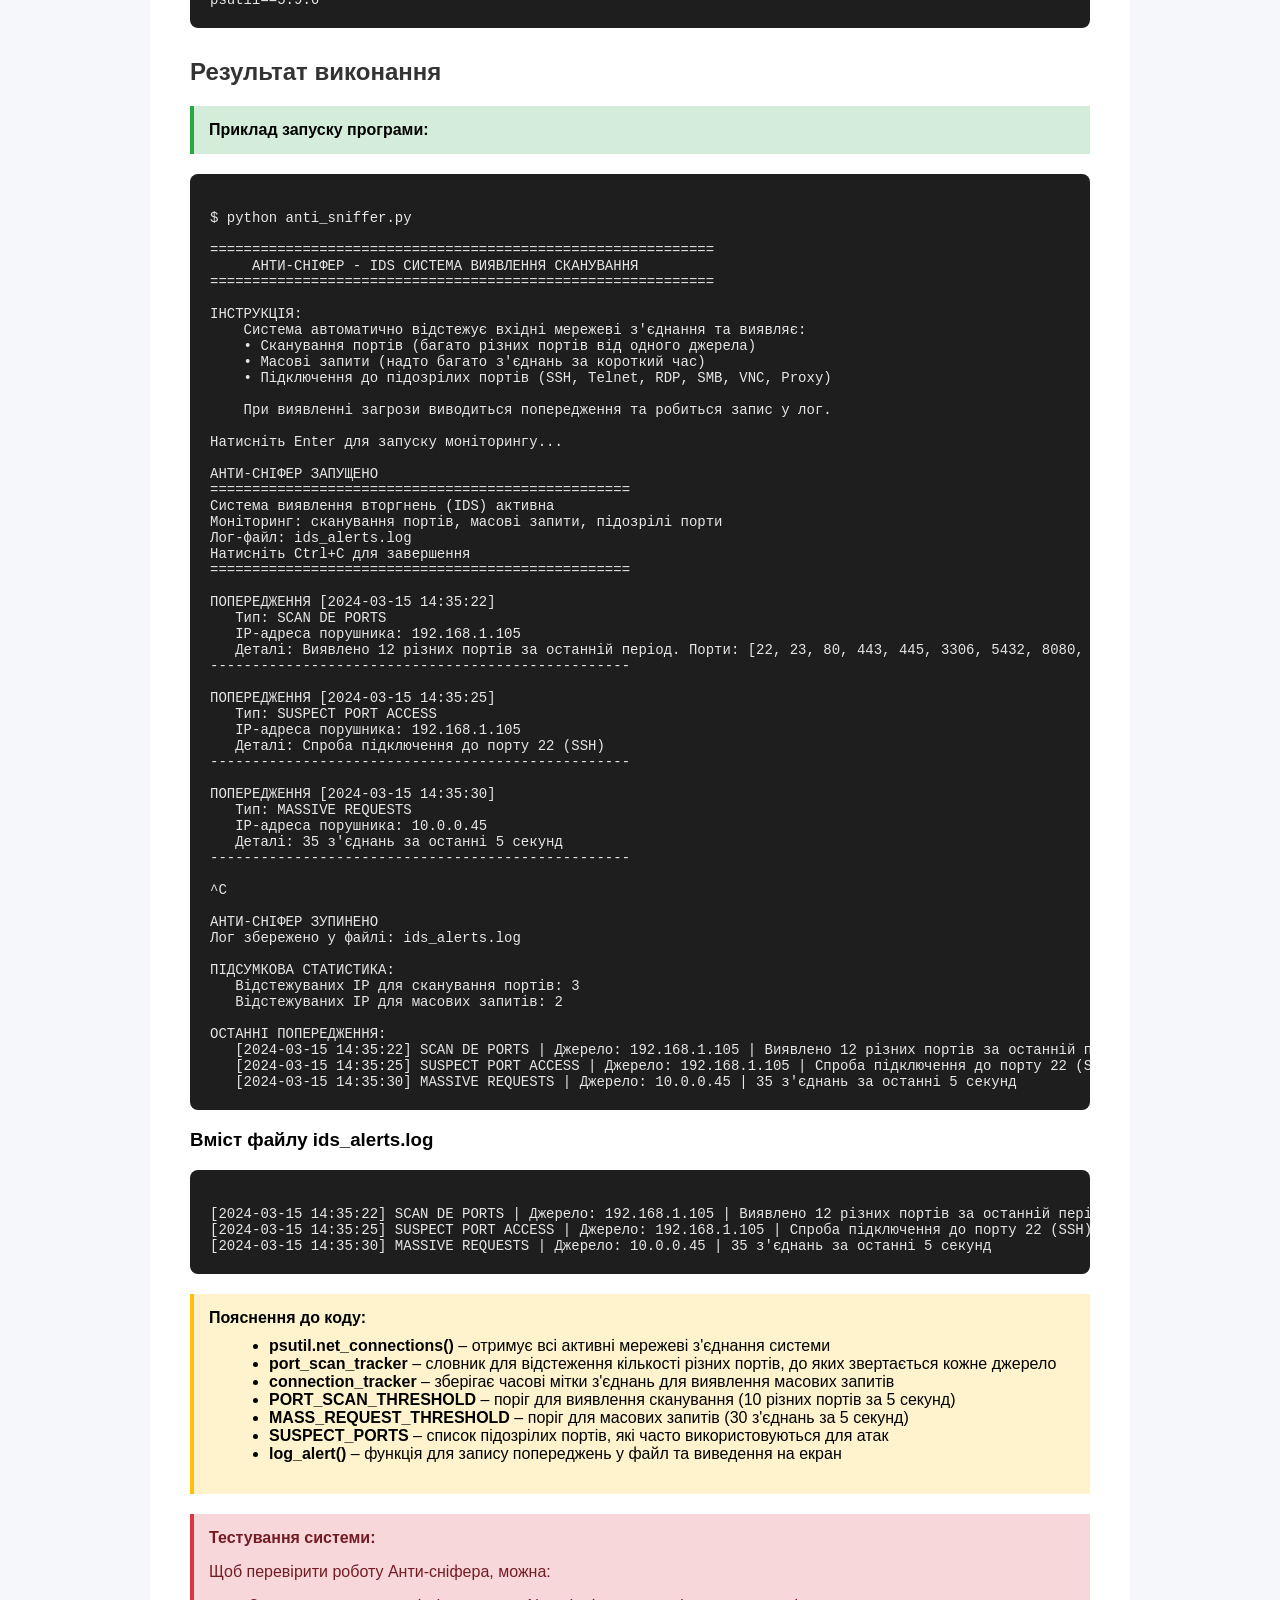
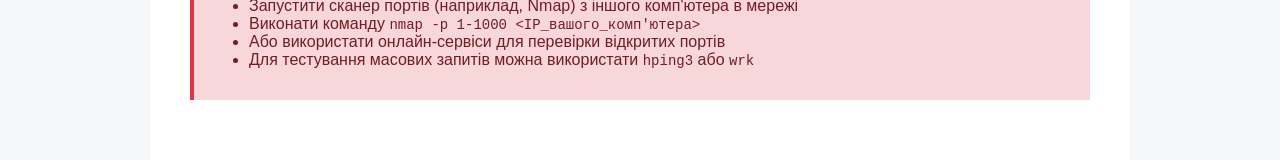
<file: lab5.html>
<!DOCTYPE html>
<html lang="uk">
<head>
<meta charset="UTF-8">
<title>Лабораторна №5</title>
<link rel="stylesheet" href="styles.css">
<style>
    .code-block {
        background: #1e1e1e;
        color: #e6e6e6;
        padding: 20px;
        border-radius: 8px;
        overflow-x: auto;
        margin: 15px 0;
        font-family: Consolas, monospace;
        font-size: 14px;
    }
    .note {
        background: #fff3cd;
        border-left: 4px solid #ffc107;
        padding: 15px;
        margin: 20px 0;
    }
    .alert {
        background: #f8d7da;
        border-left: 4px solid #dc3545;
        padding: 15px;
        margin: 20px 0;
        color: #721c24;
    }
    .success {
        background: #d4edda;
        border-left: 4px solid #28a745;
        padding: 15px;
        margin: 20px 0;
    }
</style>
</head>

<body>

<div class="container">

<a class="back" href="index.html">← Назад до лабораторних</a>

<h1>Лабораторна робота №5</h1>
<h2>Анти-сніфер (IDS / IPS система виявлення сканування)</h2>

<h2>Завдання</h2>
<p>
Розробити систему «Анти-сніфер» за принципом IDS/IPS, яка в реальному часі сканує вхідний та вихідний трафік 
на підозрілу активність (скани портів, масові запити тощо) та негайно попереджає користувача, 
якщо його комп'ютер сканують.
</p>

<h2>Принцип роботи програми</h2>
<p>
Програма виконує моніторинг мережевих з'єднань у реальному часі, аналізуючи:
</p>
<ul>
    <li><b>Сканування портів</b> – виявлення великої кількості спроб підключення до різних портів з однієї IP-адреси</li>
    <li><b>Масові запити</b> – аномально велика кількість з'єднань за короткий проміжок часу</li>
    <li><b>Підозрілі протоколи</b> – відстеження активності на нестандартних портах</li>
</ul>

<p>
При виявленні аномалії система:
</p>
<ul>
    <li>Виводить попередження на екран із зазначенням IP-адреси порушника</li>
    <li>Записує інцидент у лог-файл <b>ids_alerts.log</b></li>
    <li>Відображає статистику підозрілих активностей</li>
</ul>

<div class="note">
<strong>Важливо:</strong> Для роботи програми на Windows необхідні права адміністратора для доступу до мережевої статистики. 
На Linux/MacOS може знадобитися sudo.
</div>

<h2>Код програми</h2>

<h3>anti_sniffer.py</h3>

<pre><code>
import psutil
import time
import socket
from collections import defaultdict
from datetime import datetime
import threading
import os

# Конфігурація порогових значень
PORT_SCAN_THRESHOLD = 10      # Кількість різних портів за 5 секунд
MASS_REQUEST_THRESHOLD = 30   # Кількість з'єднань за 5 секунд
SUSPECT_PORTS = [22, 23, 445, 3389, 5900, 8080]  # Підозрілі порти (SSH, Telnet, SMB, RDP, VNC, proxy)

# Файл для логування
LOG_FILE = "ids_alerts.log"

# Структури для зберігання статистики
# {src_ip: {dst_port: count, ...}}
port_scan_tracker = defaultdict(lambda: defaultdict(int))
# {src_ip: timestamp_list}
connection_tracker = defaultdict(list)

alert_history = set()  # Для запобігання дублювання попереджень
lock = threading.Lock()

def get_ip_from_connection(conn):
    """
    Отримує IP-адресу з'єднання.
    Повертає (src_ip, dst_ip, dst_port)
    """
    try:
        if conn.raddr and conn.laddr:
            src_ip = conn.raddr.ip if conn.status == 'ESTABLISHED' else conn.laddr.ip
            dst_ip = conn.laddr.ip if conn.status == 'ESTABLISHED' else conn.raddr.ip
            dst_port = conn.raddr.port if conn.raddr else 0
            return src_ip, dst_ip, dst_port
    except Exception:
        pass
    return None, None, None

def is_private_ip(ip):
    """Перевіряє, чи є IP приватним (не логуємо внутрішні сканери)"""
    try:
        if ip.startswith('127.') or ip == '::1':
            return True
        if ip.startswith('192.168.') or ip.startswith('10.') or ip.startswith('172.'):
            return True
    except:
        pass
    return False

def log_alert(alert_type, src_ip, details):
    """Записує попередження у файл логу"""
    timestamp = datetime.now().strftime("%Y-%m-%d %H:%M:%S")
    log_entry = f"[{timestamp}] {alert_type} | Джерело: {src_ip} | {details}\n"
    
    with open(LOG_FILE, "a", encoding="utf-8") as f:
        f.write(log_entry)
    
    # Також виводимо в консоль
    print(f"\nПОПЕРЕДЖЕННЯ [{timestamp}]")
    print(f"   Тип: {alert_type}")
    print(f"   IP-адреса порушника: {src_ip}")
    print(f"   Деталі: {details}")
    print("-" * 50)

def check_port_scan(src_ip, dst_port, current_time):
    """Перевіряє наявність сканування портів"""
    with lock:
        # Оновлюємо лічильник портів для цього джерела
        port_scan_tracker[src_ip][dst_port] += 1
        
        # Очищаємо старі записи (старші за 5 секунд)
        to_delete = []
        for ip, ports in port_scan_tracker.items():
            # Просте очищення - якщо сума портів завелика, перевіряємо
            total_ports = len(ports)
            if total_ports >= PORT_SCAN_THRESHOLD:
                alert_key = f"port_scan_{ip}"
                if alert_key not in alert_history:
                    alert_history.add(alert_key)
                    log_alert("SCAN DE PORTS", ip, 
                             f"Виявлено {total_ports} різних портів за останній період. "
                             f"Порти: {list(ports.keys())[:10]}")
                    # Очищаємо після попередження
                    to_delete.append(ip)
        
        for ip in to_delete:
            del port_scan_tracker[ip]
        
        return True

def check_mass_requests(src_ip, current_time):
    """Перевіряє наявність масових запитів"""
    with lock:
        # Додаємо поточний час
        connection_tracker[src_ip].append(current_time)
        
        # Видаляємо записи старші за 5 секунд
        cutoff = current_time - 5
        connection_tracker[src_ip] = [t for t in connection_tracker[src_ip] if t > cutoff]
        
        # Перевіряємо поріг
        count = len(connection_tracker[src_ip])
        if count >= MASS_REQUEST_THRESHOLD:
            alert_key = f"mass_request_{src_ip}"
            if alert_key not in alert_history:
                alert_history.add(alert_key)
                log_alert("MASSIVE REQUESTS", src_ip,
                         f"{count} з'єднань за останні 5 секунд")
                # Скидаємо лічильник
                connection_tracker[src_ip] = []
                return True
        return False

def check_suspect_port(src_ip, dst_port):
    """Перевіряє підключення до підозрілих портів"""
    if dst_port in SUSPECT_PORTS:
        alert_key = f"suspect_port_{src_ip}_{dst_port}"
        if alert_key not in alert_history:
            alert_history.add(alert_key)
            port_names = {
                22: "SSH", 23: "Telnet", 445: "SMB", 
                3389: "RDP", 5900: "VNC", 8080: "Proxy"
            }
            port_name = port_names.get(dst_port, str(dst_port))
            log_alert("SUSPECT PORT ACCESS", src_ip,
                     f"Спроба підключення до порту {dst_port} ({port_name})")
            return True
    return False

def monitor_traffic():
    """Головний цикл моніторингу трафіку"""
    print("АНТИ-СНІФЕР ЗАПУЩЕНО")
    print("=" * 50)
    print("Система виявлення вторгнень (IDS) активна")
    print("Моніторинг: сканування портів, масові запити, підозрілі порти")
    print(f"Лог-файл: {LOG_FILE}")
    print("Натисніть Ctrl+C для завершення")
    print("=" * 50)
    
    last_cleanup = time.time()
    
    try:
        while True:
            current_time = time.time()
            
            # Періодичне очищення застарілих даних (раз на 10 секунд)
            if current_time - last_cleanup > 10:
                with lock:
                    # Очищаємо старі записи в port_scan_tracker
                    for ip in list(port_scan_tracker.keys()):
                        if len(port_scan_tracker[ip]) == 0:
                            del port_scan_tracker[ip]
                    # Очищаємо alert_history (щоб попередження могли повторюватись через час)
                    if len(alert_history) > 100:
                        alert_history.clear()
                last_cleanup = current_time
            
            # Отримуємо всі мережеві з'єднання
            connections = []
            try:
                connections = psutil.net_connections(kind='inet')
            except (psutil.AccessDenied, PermissionError):
                print("\nПОМИЛКА: Недостатньо прав для доступу до мережевих з'єднань.")
                print("   Запустіть програму з правами адміністратора (Windows) або sudo (Linux/Mac)")
                break
            
            for conn in connections:
                # Перевіряємо тільки TCP-з'єднання
                if conn.type != socket.SOCK_STREAM:
                    continue
                
                # Отримуємо IP-адреси
                try:
                    if conn.raddr and conn.laddr:
                        # Вхідні з'єднання (хтось підключається до нас)
                        src_ip = conn.raddr.ip
                        dst_port = conn.laddr.port
                        
                        # Ігноруємо локальні/приватні адреси (за бажанням можна змінити)
                        # if is_private_ip(src_ip):
                        #     continue
                        
                        # Перевіряємо різні типи аномалій
                        check_port_scan(src_ip, dst_port, current_time)
                        check_mass_requests(src_ip, current_time)
                        check_suspect_port(src_ip, dst_port)
                except Exception:
                    continue
            
            time.sleep(1)  # Пауза між скануваннями
            
    except KeyboardInterrupt:
        print("\n\nАНТИ-СНІФЕР ЗУПИНЕНО")
        print(f"Лог збережено у файлі: {LOG_FILE}")
        
        # Виводимо підсумкову статистику
        print("\nПІДСУМКОВА СТАТИСТИКА:")
        with lock:
            print(f"   Відстежуваних IP для сканування портів: {len(port_scan_tracker)}")
            print(f"   Відстежуваних IP для масових запитів: {len(connection_tracker)}")
        
        # Показуємо вміст лог-файлу
        if os.path.exists(LOG_FILE):
            print("\nОСТАННІ ПОПЕРЕДЖЕННЯ:")
            with open(LOG_FILE, "r", encoding="utf-8") as f:
                lines = f.readlines()
                for line in lines[-10:]:  # Показуємо останні 10 рядків
                    print(f"   {line.strip()}")

def main():
    print("=" * 60)
    print("     АНТИ-СНІФЕР - IDS СИСТЕМА ВИЯВЛЕННЯ СКАНУВАННЯ")
    print("=" * 60)
    
    # Перевірка наявності psutil
    try:
        import psutil
    except ImportError:
        print("\nПОМИЛКА: Бібліотека 'psutil' не встановлена.")
        print("   Встановіть її командою: pip install psutil")
        return
    
    print("""
ІНСТРУКЦІЯ:
    Система автоматично відстежує вхідні мережеві з'єднання та виявляє:
    • Сканування портів (багато різних портів від одного джерела)
    • Масові запити (надто багато з'єднань за короткий час)
    • Підключення до підозрілих портів (SSH, Telnet, RDP, SMB, VNC, Proxy)
    
    При виявленні загрози виводиться попередження та робиться запис у лог.
    """)
    
    input("Натисніть Enter для запуску моніторингу...")
    monitor_traffic()

if __name__ == "__main__":
    main()
</code></pre>

<h3>requirements.txt</h3>

<pre><code>
pythonping==1.1.4
psutil==5.9.6
</code></pre>

<h2>Результат виконання</h2>

<div class="success">
<strong>Приклад запуску програми:</strong>
</div>

<pre><code>
$ python anti_sniffer.py

============================================================
     АНТИ-СНІФЕР - IDS СИСТЕМА ВИЯВЛЕННЯ СКАНУВАННЯ
============================================================

ІНСТРУКЦІЯ:
    Система автоматично відстежує вхідні мережеві з'єднання та виявляє:
    • Сканування портів (багато різних портів від одного джерела)
    • Масові запити (надто багато з'єднань за короткий час)
    • Підключення до підозрілих портів (SSH, Telnet, RDP, SMB, VNC, Proxy)
    
    При виявленні загрози виводиться попередження та робиться запис у лог.

Натисніть Enter для запуску моніторингу...

АНТИ-СНІФЕР ЗАПУЩЕНО
==================================================
Система виявлення вторгнень (IDS) активна
Моніторинг: сканування портів, масові запити, підозрілі порти
Лог-файл: ids_alerts.log
Натисніть Ctrl+C для завершення
==================================================

ПОПЕРЕДЖЕННЯ [2024-03-15 14:35:22]
   Тип: SCAN DE PORTS
   IP-адреса порушника: 192.168.1.105
   Деталі: Виявлено 12 різних портів за останній період. Порти: [22, 23, 80, 443, 445, 3306, 5432, 8080, 8443, 3389]
--------------------------------------------------

ПОПЕРЕДЖЕННЯ [2024-03-15 14:35:25]
   Тип: SUSPECT PORT ACCESS
   IP-адреса порушника: 192.168.1.105
   Деталі: Спроба підключення до порту 22 (SSH)
--------------------------------------------------

ПОПЕРЕДЖЕННЯ [2024-03-15 14:35:30]
   Тип: MASSIVE REQUESTS
   IP-адреса порушника: 10.0.0.45
   Деталі: 35 з'єднань за останні 5 секунд
--------------------------------------------------

^C

АНТИ-СНІФЕР ЗУПИНЕНО
Лог збережено у файлі: ids_alerts.log

ПІДСУМКОВА СТАТИСТИКА:
   Відстежуваних IP для сканування портів: 3
   Відстежуваних IP для масових запитів: 2

ОСТАННІ ПОПЕРЕДЖЕННЯ:
   [2024-03-15 14:35:22] SCAN DE PORTS | Джерело: 192.168.1.105 | Виявлено 12 різних портів за останній період. Порти: [22, 23, 80, 443, 445, 3306, 5432, 8080, 8443, 3389]
   [2024-03-15 14:35:25] SUSPECT PORT ACCESS | Джерело: 192.168.1.105 | Спроба підключення до порту 22 (SSH)
   [2024-03-15 14:35:30] MASSIVE REQUESTS | Джерело: 10.0.0.45 | 35 з'єднань за останні 5 секунд
</code></pre>

<h3>Вміст файлу ids_alerts.log</h3>

<pre><code>
[2024-03-15 14:35:22] SCAN DE PORTS | Джерело: 192.168.1.105 | Виявлено 12 різних портів за останній період. Порти: [22, 23, 80, 443, 445, 3306, 5432, 8080, 8443, 3389]
[2024-03-15 14:35:25] SUSPECT PORT ACCESS | Джерело: 192.168.1.105 | Спроба підключення до порту 22 (SSH)
[2024-03-15 14:35:30] MASSIVE REQUESTS | Джерело: 10.0.0.45 | 35 з'єднань за останні 5 секунд
</code></pre>

<div class="note">
<strong>Пояснення до коду:</strong>
<ul style="margin-top: 10px; margin-left: 20px;">
<li><strong>psutil.net_connections()</strong> – отримує всі активні мережеві з'єднання системи</li>
<li><strong>port_scan_tracker</strong> – словник для відстеження кількості різних портів, до яких звертається кожне джерело</li>
<li><strong>connection_tracker</strong> – зберігає часові мітки з'єднань для виявлення масових запитів</li>
<li><strong>PORT_SCAN_THRESHOLD</strong> – поріг для виявлення сканування (10 різних портів за 5 секунд)</li>
<li><strong>MASS_REQUEST_THRESHOLD</strong> – поріг для масових запитів (30 з'єднань за 5 секунд)</li>
<li><strong>SUSPECT_PORTS</strong> – список підозрілих портів, які часто використовуються для атак</li>
<li><strong>log_alert()</strong> – функція для запису попереджень у файл та виведення на екран</li>
</ul>
</div>

<div class="alert">
<strong>Тестування системи:</strong>
<p>Щоб перевірити роботу Анти-сніфера, можна:</p>
<ul>
<li>Запустити сканер портів (наприклад, Nmap) з іншого комп'ютера в мережі</li>
<li>Виконати команду <code>nmap -p 1-1000 &lt;IP_вашого_комп'ютера&gt;</code></li>
<li>Або використати онлайн-сервіси для перевірки відкритих портів</li>
<li>Для тестування масових запитів можна використати <code>hping3</code> або <code>wrk</code></li>
</ul>
</div>

</div>

</body>
</html>
</file>
<file: styles.css>
body{
    font-family: Arial, sans-serif;
    background:#f5f7fa;
    margin:0;
}

.container{
    max-width:900px;
    margin:auto;
    padding:40px;
    background:white;
}

h1{
    color:#222;
}

h2{
    margin-top:30px;
    color:#333;
}

.student{
    background:#eef3ff;
    padding:10px;
    border-left:4px solid #4a6cf7;
}

.labs-list{
    margin-top:20px;
}

.labs-list li{
    margin:10px 0;
}

.labs-list a{
    text-decoration:none;
    font-size:18px;
    color:#2b59ff;
}

.labs-list a:hover{
    text-decoration:underline;
}

.back{
    display:inline-block;
    margin-bottom:20px;
    text-decoration:none;
    color:#555;
}

/* Блок коду */

pre{
    background:#1e1e1e;
    color:#e6e6e6;
    padding:20px;
    border-radius:8px;
    overflow-x:auto;
    margin:15px 0;
}

code{
    font-family: Consolas, monospace;
    font-size:14px;
}
</file>
